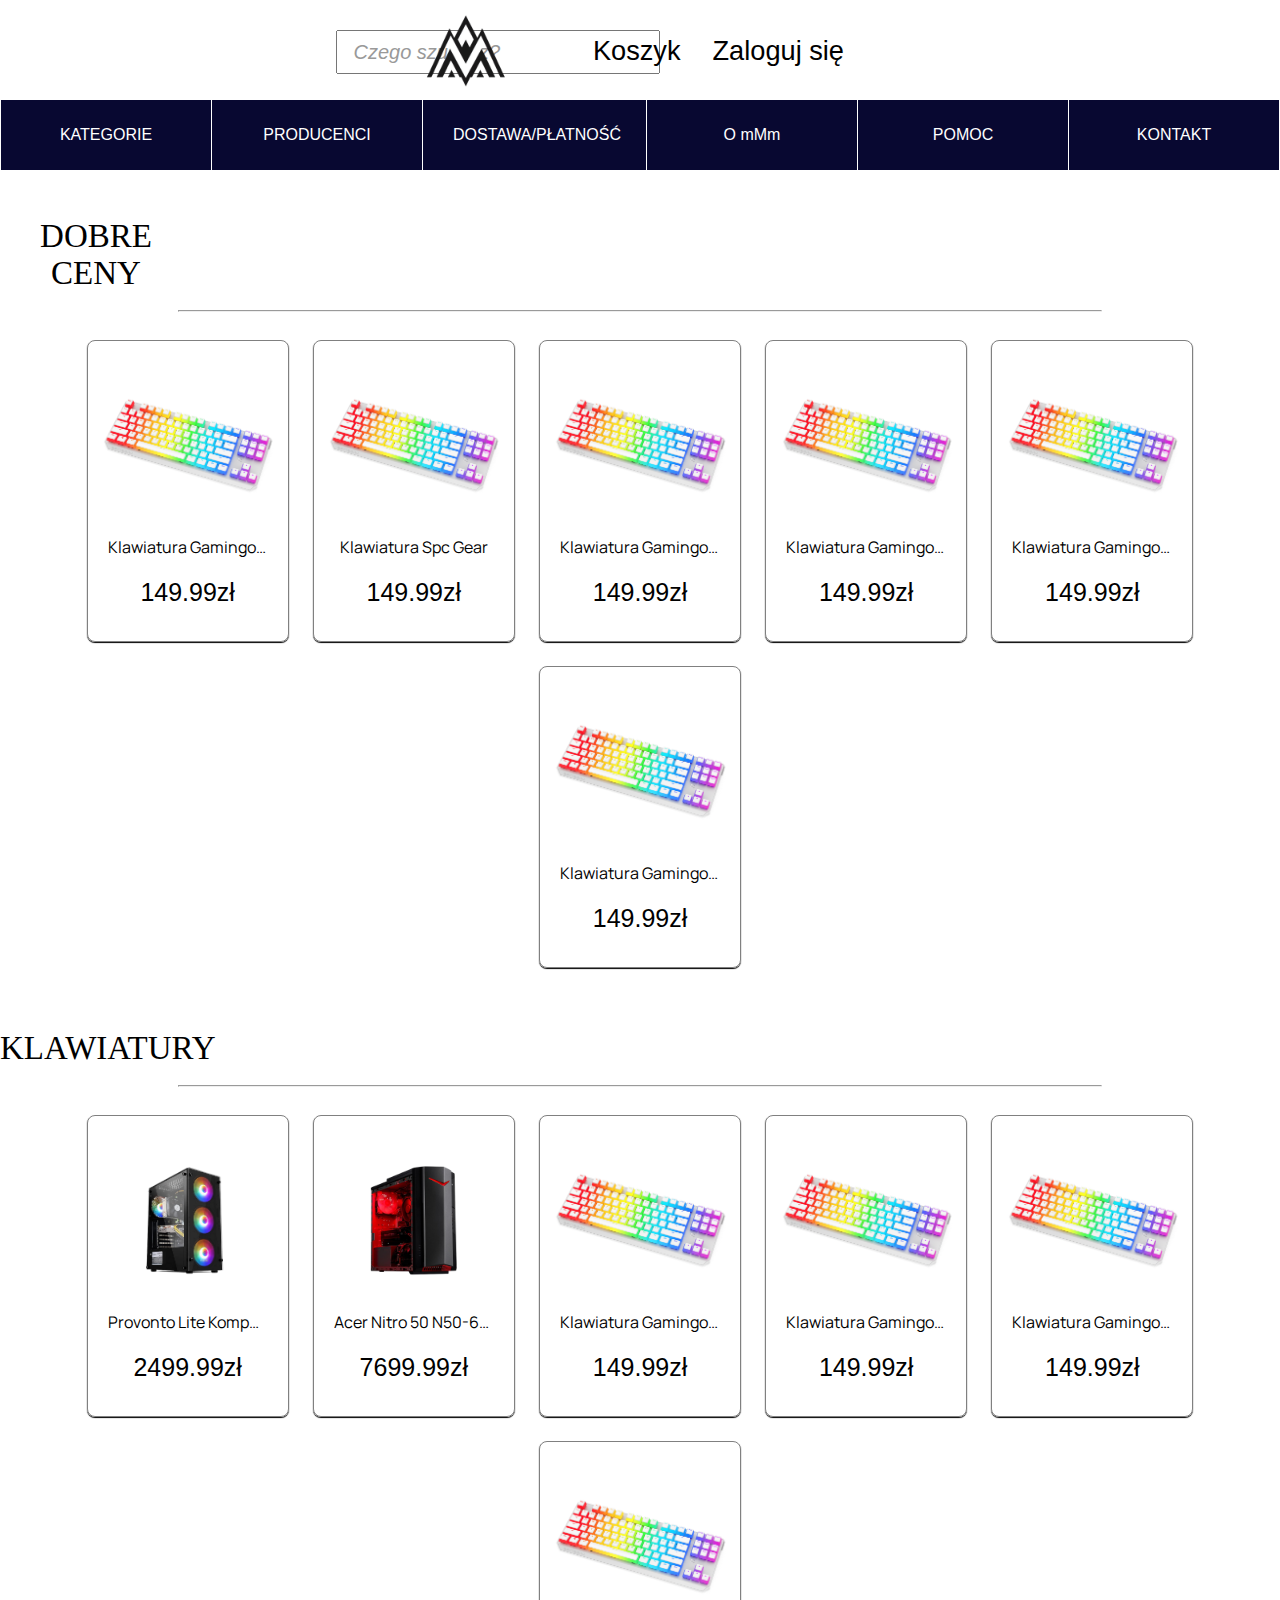
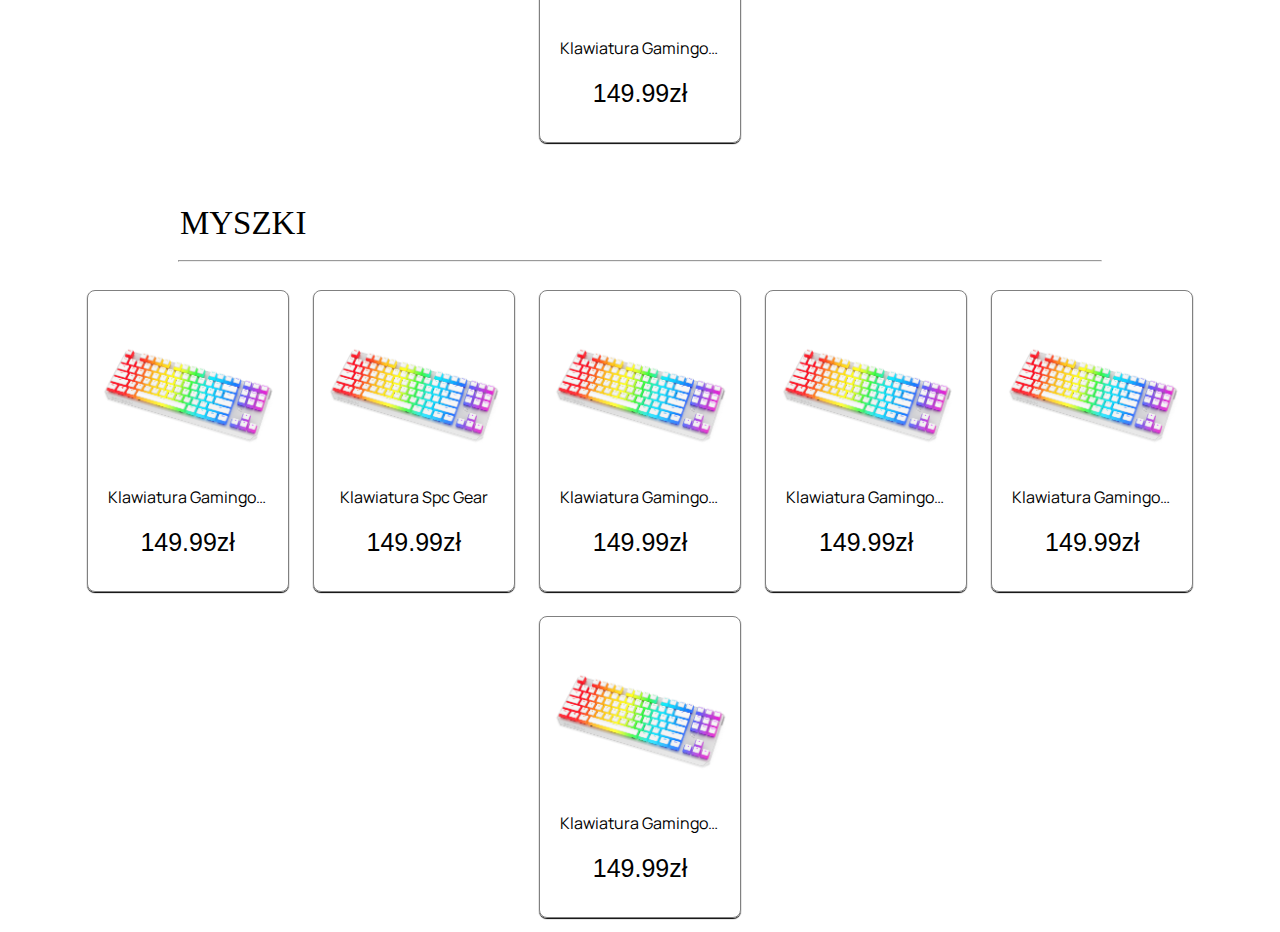
<file: index.html>
<!DOCTYPE html>
<html lang="en">
  <head>
    <meta charset="UTF-8" />
    <meta http-equiv="X-UA-Compatible" content="IE=edge" />
    <meta name="viewport" content="width=device-width, initial-scale=1.0" />
    <title>Document</title>
    <link rel="stylesheet" href="style.css" />
    <link
      rel="stylesheet"
      href="https://cdnjs.cloudflare.com/ajax/libs/font-awesome/6.4.2/css/all.min.css"
      integrity="sha512-z3gLpd7yknf1YoNbCzqRKc4qyor8gaKU1qmn+CShxbuBusANI9QpRohGBreCFkKxLhei6S9CQXFEbbKuqLg0DA=="
      crossorigin="anonymous"
      referrerpolicy="no-referrer"
    />
  </head>
  <body class="body">
    <header>
      <a href="index.html">
        <img src="logo.png" alt="" id="logo--top" onclick="" />
      </a>
      <input type="text" name="" id="search" placeholder="Czego szukasz?" />
      <!---------------Login ----------->
      <div class="login-container">
        <a
          href="Zalogujsie.html"
          class="login-button"
          style="text-decoration: none"
          >Zaloguj się</a
        >
        <div class="login-panel">
          <form>
            <input
              type="text"
              name="Login"
              id="emaillogin"
              placeholder="Email"
              class="login-inputs"
            />
            <input
              type="text"
              name="hasloo"
              id="temat1"
              placeholder="Hasło"
              class="login-inputs"
            />
            <input
              type="button"
              value="ZALOGUJ SIE"
              id="login--button"
              onclick="zalogujsie()"
            />
            <!----------Linki Login ------->
            <a
              href="http://https://sklep.kfd.pl/odzyskiwanie-hasla"
              target="_blank"
              rel="noopener noreferrer"
              id="Login--links"
              >Zapomniałeś hasła?</a
            ><br id="spacja" />
            <a
              href="http://https://sklep.kfd.pl/odzyskiwanie-hasla"
              target="_blank"
              rel="noopener noreferrer"
              id="Login--links"
              >Brak Konta?</a
            >
          </form>
        </div>
        <div class="login-panel1">
          <form>
            <a href="Profil/profil.html" class="otherbuttons asdar">
              <div id="przycisk">Profil</div>
            </a>
            <hr class="hrprofile" />
            <a href="Profil/koszyk.html" class="otherbuttons asdar">
              <div id="przycisk1">Koszyk</div>
            </a>
            <hr class="hrprofile" />
            <a href="Profil/ustawienia.html" class="otherbuttons asdar">
              <div id="przycisk2">Ustawienia</div>
            </a>
            <hr class="hrprofile" />
            <button onclick="wyloguj()" class="wyloguj">Wyloguj Sie</button>
          </form>
        </div>
      </div>
      <div class="koszyk-container">
        <a id="koszyk" class="login-button">Koszyk</a>
        <div class="koszyk-panel">
          <p id="koszyk1" class="kosz"></p>
          <p id="koszyk2" class="kosz"></p>
          <p id="koszyk3" class="kosz"></p>
          <p id="koszyk4" class="kosz"></p>
          <p id="koszyk5" class="kosz"></p>
          <p id="koszyk6" class="kosz"></p>
          <button id="koszykbutt" class="buttkoszyk2">DO KASY</button>
          <button
            id="koszykbuttleft"
            onclick="usunkoszyk()"
            class="buttkoszyk2"
          >
            <i class="fa-regular fa-trash-can fa-lg"></i>
          </button>
        </div>
      </div>
      <!------------Koniec Login--------------->
    </header>
    <!--------Lower Header--------->
    <!-------Zrobic zeby a wypełniało całego spana-->
    <div class="lower--header">
      <span class="a--hover" href="Kategorie/kategorie.html">
        <a href="Kategorie/kategorie.html" class="a--header--lower"
          >KATEGORIE
          <i class="fa-solid fa-caret-down" style="color: #ffffff"></i
        ></a>
        <div class="subcategory">
          <div class="kategorie">
            <a href="Kategorie/klawiatury.html" id="subcategory--a"
              >Klawiatury
              <i
                class="fa-solid fa-chevron-right"
                style="
                  color: #636363;
                  font-size: 10px;
                  vertical-align: middle;
                  margin-bottom: 4px;
                "
              ></i>
            </a>
            <br /><br />

            <a
              class="a--kategorie"
              href="Kategorie/myszki.html"
              id="subcategory--a"
              >Myszki
              <i
                class="fa-solid fa-chevron-right"
                style="
                  color: #636363;
                  font-size: 10px;
                  vertical-align: middle;
                  margin-bottom: 4px;
                "
              ></i>
            </a>
            <br /><br />
            <a
              class="a--kategorie"
              href="Kategorie/komputery.html"
              id="subcategory--a"
              >Komputery
              <i
                class="fa-solid fa-chevron-right"
                style="
                  color: #636363;
                  font-size: 10px;
                  vertical-align: middle;
                  margin-bottom: 4px;
                "
              ></i>
            </a>
            <br /><br />
            <a
              class="a--kategorie"
              href="Kategorie/monitory.html"
              id="subcategory--a"
              >Monitory
              <i
                class="fa-solid fa-chevron-right"
                style="
                  color: #636363;
                  font-size: 10px;
                  vertical-align: middle;
                  margin-bottom: 4px;
                "
              ></i>
            </a>
            <br /><br />
            <a class="a--kategorie" id="subcategory--a"
              >Podkategoria 5
              <i
                class="fa-solid fa-chevron-right"
                style="
                  color: #636363;
                  font-size: 10px;
                  vertical-align: middle;
                  margin-bottom: 4px;
                "
              ></i>
            </a>
            <br /><br />
            <a class="a--kategorie" id="subcategory--a"
              >Podkategoria 6
              <i
                class="fa-solid fa-chevron-right"
                style="
                  color: #636363;
                  font-size: 10px;
                  vertical-align: middle;
                  margin-bottom: 4px;
                "
              ></i>
            </a>
          </div>
        </div>
      </span>
      <span class="a--hover" href="#">
        <a href="http://" class="a--header--lower"
          >PRODUCENCI
          <i class="fa-solid fa-caret-down" style="color: #ffffff"></i
        ></a>

        <div class="subcategory">
          <p>Spc Gear</p>
          <p>Genesis</p>
          <p>Lenovo</p>
          <p>Msi</p>
          <p>Koorui</p>
          <p>CarOK</p>
        </div>
      </span>
      <a class="a--hover" href="dostawaiplatonosc.html">
        <i class="fa-solid fa-truck" style="color: #ffffff"></i>
        DOSTAWA/PŁATNOŚĆ
      </a>
      <a class="a--hover" href="OmMm.html">
        <i class="fa-solid fa-heart" style="color: #ffffff"></i> O mMm
      </a>
      <a class="a--hover" href="regulamin.html">
        <i class="fa-regular fa-circle-question"></i> POMOC
      </a>

      <a class="a--hover" href="kontakt.html">
        <i class="fa-solid fa-envelope" style="color: #ffffff"></i> KONTAKT
      </a>
    </div>
    <script src="script.js"></script>
    <div class="main">
      <p class="naglowek-main">DOBRE CENY</p>
      <br />
      <hr />
      <br />
      <div class="item--dobre">
        <a href="DobreCeny1.html" class="item--dobre--link" rel="noopener noreferrer">
        <img src="klawiatura.png" class="zdjecia-main" /><br />
        <p class="nazwa-itemy">Klawiatura Gamingowa Spc Gear</p>
        <p class="cena">149.99zł</p>
      </div>
</a>

      <div class="item--dobre">
        <a href="http://a" target="_blank"class="item--dobre--link" rel="noopener noreferrer">
        <img src="klawiatura.png" class="zdjecia-main" /><br />
        <p class="nazwa-itemy">Klawiatura Spc Gear</p>
        <p class="cena">149.99zł</p>
      </div>
</a>

      <div class="item--dobre">
        <a href="http://a" target="_blank"class="item--dobre--link" rel="noopener noreferrer">
        <img src="klawiatura.png" class="zdjecia-main" /><br />
        <p class="nazwa-itemy">Klawiatura Gamingowa Spc Gear</p>
        <p class="cena">149.99zł</p>
      </div>
    </a>

      <div class="item--dobre">
        <a href="http://a" target="_blank"class="item--dobre--link" rel="noopener noreferrer">
        <img src="klawiatura.png" class="zdjecia-main" /><br />
        <p class="nazwa-itemy">Klawiatura Gamingowa Spc Gear</p>
        <p class="cena">149.99zł</p>
      </div>
</a>

      <div class="item--dobre">
        <a href="http://a" target="_blank"class="item--dobre--link" rel="noopener noreferrer">
        <img src="klawiatura.png" class="zdjecia-main" /><br />
        <p class="nazwa-itemy">Klawiatura Gamingowa Spc Gear</p>
        <p class="cena">149.99zł</p>
      </div>
</a>
      <div class="item--dobre">
        <a href="http://a" target="_blank"class="item--dobre--link" rel="noopener noreferrer">
        <img src="klawiatura.png" class="zdjecia-main" /><br />
        <p class="nazwa-itemy">Klawiatura Gamingowa Spc Gear</p>
        <p class="cena">149.99zł</p>
      </div>
    </a>
    <br>
    <!----------------------Klawiatury--------------------------->
    <p class="naglowek-main naglowek--bottom">KLAWIATURY</p>
      <br />
      <hr />
      <br />
      <div class="item--dobre">
        <a href="http://a" target="_blank"class="item--dobre--link" rel="noopener noreferrer">
        <img src="komputer.png" class="zdjecia-main" /><br />
        <p class="nazwa-itemy">Provonto Lite Komputer Gamingowy [Intel Xeon E5-2650 v4, AMD Radeon RX 580 8GB, 16 GB pamięci RAM, 512 GB SSD] Windows 10 Pro PC stacjonarny Gamer Stały Zmontowany Pełny Ekonomiczny </p>
        <p class="cena">2499.99zł</p>
      </div>
</a>

      <div class="item--dobre">
        <a href="http://a" target="_blank"class="item--dobre--link" rel="noopener noreferrer">
        <img src="komputer2.png" class="zdjecia-main" /><br />
        <p class="nazwa-itemy">Acer Nitro 50 N50-640 Komputer stacjonarny do gier (Intel Core i5-12400, 4,40 GHz, 16 GB RAM, 512 GB SSD, NVIDIA GeForce RTX 3060, Free DOS, Wi-Fi, HDMI) - PC Gaming Czarny</p>
        <p class="cena">7699.99zł</p>
      </div>
</a>

      <div class="item--dobre">
        <a href="http://a" target="_blank"class="item--dobre--link" rel="noopener noreferrer">
        <img src="klawiatura.png" class="zdjecia-main" /><br />
        <p class="nazwa-itemy">Klawiatura Gamingowa Spc Gear</p>
        <p class="cena">149.99zł</p>
      </div>
    </a>

      <div class="item--dobre">
        <a href="http://a" target="_blank"class="item--dobre--link" rel="noopener noreferrer">
        <img src="klawiatura.png" class="zdjecia-main" /><br />
        <p class="nazwa-itemy">Klawiatura Gamingowa Spc Gear</p>
        <p class="cena">149.99zł</p>
      </div>
</a>

      <div class="item--dobre">
        <a href="http://a" target="_blank"class="item--dobre--link" rel="noopener noreferrer">
        <img src="klawiatura.png" class="zdjecia-main" /><br />
        <p class="nazwa-itemy">Klawiatura Gamingowa Spc Gear</p>
        <p class="cena">149.99zł</p>
      </div>
</a>
      <div class="item--dobre">
        <a href="http://a" target="_blank"class="item--dobre--link" rel="noopener noreferrer">
        <img src="klawiatura.png" class="zdjecia-main" /><br />
        <p class="nazwa-itemy">Klawiatura Gamingowa Spc Gear</p>
        <p class="cena">149.99zł</p>
      </div>
    </a>
    <!---------------------Myszki---------------------->
    <p class="naglowek-main naglowek--bottom1">MYSZKI</p>
      <br />
      <hr />
      <br />
      <div class="item--dobre">
        <a href="http://a" target="_blank"class="item--dobre--link" rel="noopener noreferrer">
        <img src="klawiatura.png" class="zdjecia-main" /><br />
        <p class="nazwa-itemy">Klawiatura Gamingowa Spc Gear</p>
        <p class="cena">149.99zł</p>
      </div>
</a>

      <div class="item--dobre">
        <a href="http://a" target="_blank"class="item--dobre--link" rel="noopener noreferrer">
        <img src="klawiatura.png" class="zdjecia-main" /><br />
        <p class="nazwa-itemy">Klawiatura Spc Gear</p>
        <p class="cena">149.99zł</p>
      </div>
</a>

      <div class="item--dobre">
        <a href="http://a" target="_blank"class="item--dobre--link" rel="noopener noreferrer">
        <img src="klawiatura.png" class="zdjecia-main" /><br />
        <p class="nazwa-itemy">Klawiatura Gamingowa Spc Gear</p>
        <p class="cena">149.99zł</p>
      </div>
    </a>

      <div class="item--dobre">
        <a href="http://a" target="_blank"class="item--dobre--link" rel="noopener noreferrer">
        <img src="klawiatura.png" class="zdjecia-main" /><br />
        <p class="nazwa-itemy">Klawiatura Gamingowa Spc Gear</p>
        <p class="cena">149.99zł</p>
      </div>
</a>

      <div class="item--dobre">
        <a href="http://a" target="_blank"class="item--dobre--link" rel="noopener noreferrer">
        <img src="klawiatura.png" class="zdjecia-main" /><br />
        <p class="nazwa-itemy">Klawiatura Gamingowa Spc Gear</p>
        <p class="cena">149.99zł</p>
      </div>
</a>
      <div class="item--dobre">
        <a href="http://a" target="_blank"class="item--dobre--link" rel="noopener noreferrer">
        <img src="klawiatura.png" class="zdjecia-main" /><br />
        <p class="nazwa-itemy">Klawiatura Gamingowa Spc Gear</p>
        <p class="cena">149.99zł</p>
      </div>
    </a>
    </div>
  </body>
</html>
<!-------Dokonczyc paddingi w kategoriach----------------->
</file>
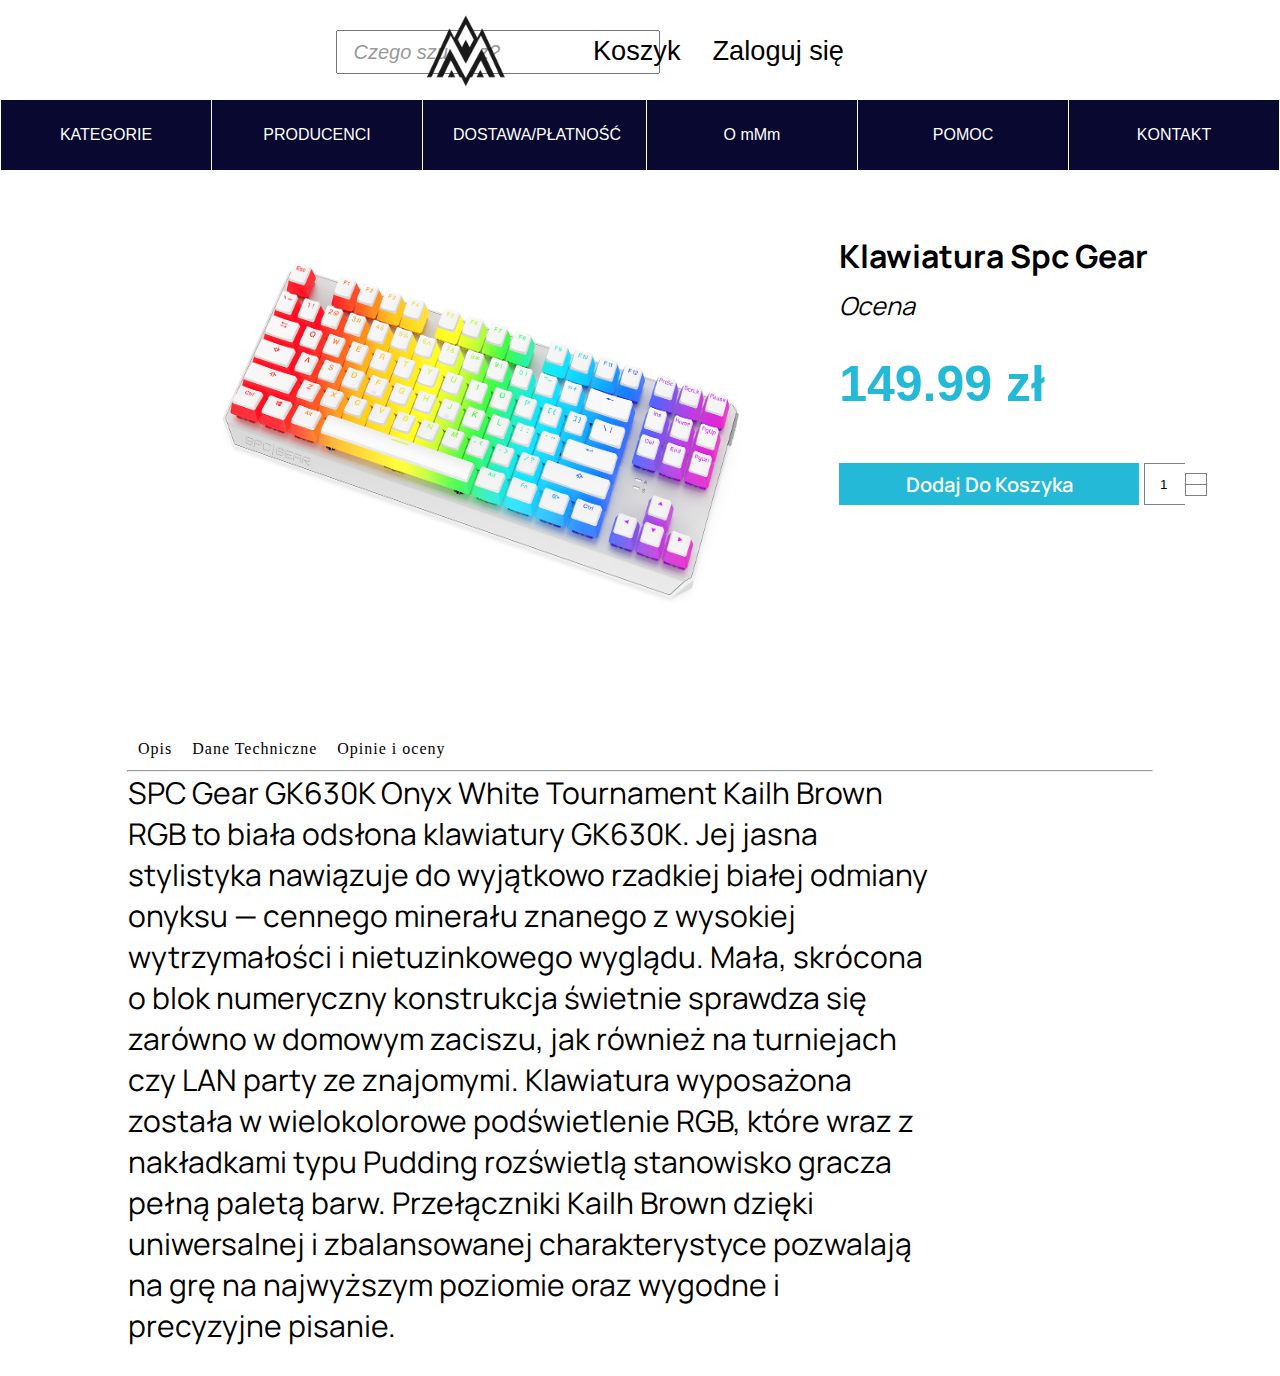
<file: DobreCeny1.html>
<!DOCTYPE html>
<html lang="en">
  <head>
    <meta charset="UTF-8" />
    <meta http-equiv="X-UA-Compatible" content="IE=edge" />
    <meta name="viewport" content="width=device-width, initial-scale=1.0" />
    <title>Document</title>
    <link rel="stylesheet" href="style.css" />
    <link
      rel="stylesheet"
      href="https://cdnjs.cloudflare.com/ajax/libs/font-awesome/6.4.2/css/all.min.css"
      integrity="sha512-z3gLpd7yknf1YoNbCzqRKc4qyor8gaKU1qmn+CShxbuBusANI9QpRohGBreCFkKxLhei6S9CQXFEbbKuqLg0DA=="
      crossorigin="anonymous"
      referrerpolicy="no-referrer"
    />
  </head>
  <body class="body">
    <header>
      <a href="index.html">
        <img src="logo.png" alt="" id="logo--top" onclick="" />
      </a>
      <input type="text" name="" id="search" placeholder="Czego szukasz?" />
      <!---------------Login ----------->
      <div class="login-container">
        <a
          href="Zalogujsie.html"
          class="login-button"
          style="text-decoration: none"
          >Zaloguj się</a
        >
        <div class="login-panel">
          <form>
            <input
              type="text"
              name="Login"
              id="emaillogin"
              placeholder="Email"
              class="login-inputs"
            />
            <input
              type="text"
              name="hasloo"
              id="temat1"
              placeholder="Hasło"
              class="login-inputs"
            />
            <input
              type="button"
              value="ZALOGUJ SIE"
              id="login--button"
              onclick="zalogujsie()"
            />
            <!----------Linki Login ------->
            <a
              href="http://https://sklep.kfd.pl/odzyskiwanie-hasla"
              target="_blank"
              rel="noopener noreferrer"
              id="Login--links"
              >Zapomniałeś hasła?</a
            ><br id="spacja" />
            <a
              href="http://https://sklep.kfd.pl/odzyskiwanie-hasla"
              target="_blank"
              rel="noopener noreferrer"
              id="Login--links"
              >Brak Konta?</a
            >
          </form>
        </div>
        <div class="login-panel1">
          <form>
            <a href="Profil/profil.html" class="otherbuttons asdar">
              <div id="przycisk">Profil</div>
            </a>
            <hr class="hrprofile" />
            <a href="Profil/koszyk.html" class="otherbuttons asdar">
              <div id="przycisk1">Koszyk</div>
            </a>
            <hr class="hrprofile" />
            <a href="Profil/ustawienia.html" class="otherbuttons asdar">
              <div id="przycisk2">Ustawienia</div>
            </a>
            <hr class="hrprofile" />
            <button onclick="wyloguj()" class="wyloguj">Wyloguj Sie</button>
          </form>
        </div>
      </div>
      <div class="koszyk-container">
        <a id="koszyk" class="login-button">Koszyk</a>
        <div class="koszyk-panel">
          <p id="koszyk1" class="kosz"></p>
          <p id="koszyk2" class="kosz"></p>
          <p id="koszyk3" class="kosz"></p>
          <p id="koszyk4" class="kosz"></p>
          <p id="koszyk5" class="kosz"></p>
          <p id="koszyk6" class="kosz"></p>
          <button id="koszykbutt" class="buttkoszyk2">DO KASY</button>
          <button
            id="koszykbuttleft"
            onclick="usunkoszyk()"
            class="buttkoszyk2"
          >
            <i class="fa-regular fa-trash-can fa-lg"></i>
          </button>
        </div>
      </div>
      <!------------Koniec Login--------------->
    </header>
    <!--------Lower Header--------->
    <!-------Zrobic zeby a wypełniało całego spana-->
    <div class="lower--header">
      <span class="a--hover" href="Kategorie/kategorie.html">
        <a href="Kategorie/kategorie.html" class="a--header--lower"
          >KATEGORIE
          <i class="fa-solid fa-caret-down" style="color: #ffffff"></i
        ></a>
        <div class="subcategory">
          <div class="kategorie">
            <a href="Kategorie/klawiatury.html" id="subcategory--a"
              >Klawiatury
              <i
                class="fa-solid fa-chevron-right"
                style="
                  color: #636363;
                  font-size: 10px;
                  vertical-align: middle;
                  margin-bottom: 4px;
                "
              ></i>
            </a>
            <br /><br />

            <a
              class="a--kategorie"
              href="Kategorie/myszki.html"
              id="subcategory--a"
              >Myszki
              <i
                class="fa-solid fa-chevron-right"
                style="
                  color: #636363;
                  font-size: 10px;
                  vertical-align: middle;
                  margin-bottom: 4px;
                "
              ></i>
            </a>
            <br /><br />
            <a
              class="a--kategorie"
              href="Kategorie/komputery.html"
              id="subcategory--a"
              >Komputery
              <i
                class="fa-solid fa-chevron-right"
                style="
                  color: #636363;
                  font-size: 10px;
                  vertical-align: middle;
                  margin-bottom: 4px;
                "
              ></i>
            </a>
            <br /><br />
            <a
              class="a--kategorie"
              href="Kategorie/monitory.html"
              id="subcategory--a"
              >Monitory
              <i
                class="fa-solid fa-chevron-right"
                style="
                  color: #636363;
                  font-size: 10px;
                  vertical-align: middle;
                  margin-bottom: 4px;
                "
              ></i>
            </a>
            <br /><br />
            <a class="a--kategorie" id="subcategory--a"
              >Podkategoria 5
              <i
                class="fa-solid fa-chevron-right"
                style="
                  color: #636363;
                  font-size: 10px;
                  vertical-align: middle;
                  margin-bottom: 4px;
                "
              ></i>
            </a>
            <br /><br />
            <a class="a--kategorie" id="subcategory--a"
              >Podkategoria 6
              <i
                class="fa-solid fa-chevron-right"
                style="
                  color: #636363;
                  font-size: 10px;
                  vertical-align: middle;
                  margin-bottom: 4px;
                "
              ></i>
            </a>
          </div>
        </div>
      </span>
      <span class="a--hover" href="#">
        <a href="http://" class="a--header--lower"
          >PRODUCENCI
          <i class="fa-solid fa-caret-down" style="color: #ffffff"></i
        ></a>

        <div class="subcategory">
          <p>Spc Gear</p>
          <p>Genesis</p>
          <p>Lenovo</p>
          <p>Msi</p>
          <p>Koorui</p>
          <p>CarOK</p>
        </div>
      </span>
      <a class="a--hover" href="dostawaiplatonosc.html">
        <i class="fa-solid fa-truck" style="color: #ffffff"></i>
        DOSTAWA/PŁATNOŚĆ
      </a>
      <a class="a--hover" href="OmMm.html">
        <i class="fa-solid fa-heart" style="color: #ffffff"></i> O mMm
      </a>
      <a class="a--hover" href="regulamin.html">
        <i class="fa-regular fa-circle-question"></i> POMOC
      </a>

      <a class="a--hover" href="kontakt.html">
        <i class="fa-solid fa-envelope" style="color: #ffffff"></i> KONTAKT
      </a>
    </div>
    <div class="container">
      <div class="half1">
        <div class="box--zdjecie">
          <img src="klawiatura.png" alt="" class="zdjecie-podstrona" />
        </div>
      </div>
      <div class="half">
        <div class="opis">
          <h1 class="naglowek--podstrona">Klawiatura Spc Gear</h1>
          <p class="Ocena--podstrona">
            <i> Ocena </i><i class="fa-solid fa-star"></i
            ><i class="fa-solid fa-star"></i><i class="fa-solid fa-star"></i
            ><i class="fa-solid fa-star"></i
            ><i class="fa-regular fa-star-half-stroke"></i>
          </p>
          <br />
          <h1 class="naglowek--cena" id="cena">149.99 zł</h1>
          <div class="quantity-control">
            <input
              type="button"
              value="Dodaj Do Koszyka"
              class="button--podstrona1"
              onclick="DodajDoKoszyka()"
            />
            <input
              class="quantity-input"
              type="number"
              min="1"
              max="100"
              value="1"
              readonly
              id="quantity-inputt"
            />
            <div class="button-container">
              <button class="increase-button" onclick="increase()">
                <i class="fa-solid fa-caret-up"></i>
              </button>
              <button class="decrease-button" onclick="decrease()">
                <i class="fa-solid fa-caret-down"></i>
              </button>
            </div>
          </div>
        </div>
      </div>
    </div>
    <div class="footer">
      <p onclick="changeText(0)" class="change">Opis</p>
      <p onclick="displayTable()" class="change">Dane Techniczne</p>
      <p onclick="changeText(2)" class="change">Opinie i oceny</p>
    </div>

    <hr class="hr-footer" />
    <div class="lower--footer">
      <div id="content">
        <span class="content--footer">
          SPC Gear GK630K Onyx White Tournament Kailh Brown RGB to biała odsłona
          klawiatury GK630K. Jej jasna stylistyka nawiązuje do wyjątkowo
          rzadkiej białej odmiany onyksu — cennego minerału znanego z wysokiej
          wytrzymałości i nietuzinkowego wyglądu. Mała, skrócona o blok
          numeryczny konstrukcja świetnie sprawdza się zarówno w domowym
          zaciszu, jak również na turniejach czy LAN party ze znajomymi.
          Klawiatura wyposażona została w wielokolorowe podświetlenie RGB, które
          wraz z nakładkami typu Pudding rozświetlą stanowisko gracza pełną
          paletą barw. Przełączniki Kailh Brown dzięki uniwersalnej i
          zbalansowanej charakterystyce pozwalają na grę na najwyższym poziomie
          oraz wygodne i precyzyjne pisanie.
        </span>
      </div>
    </div>
    <p id="suma-cen"></p>
    <script src="script.js"></script>
  </body>
</html>
</file>
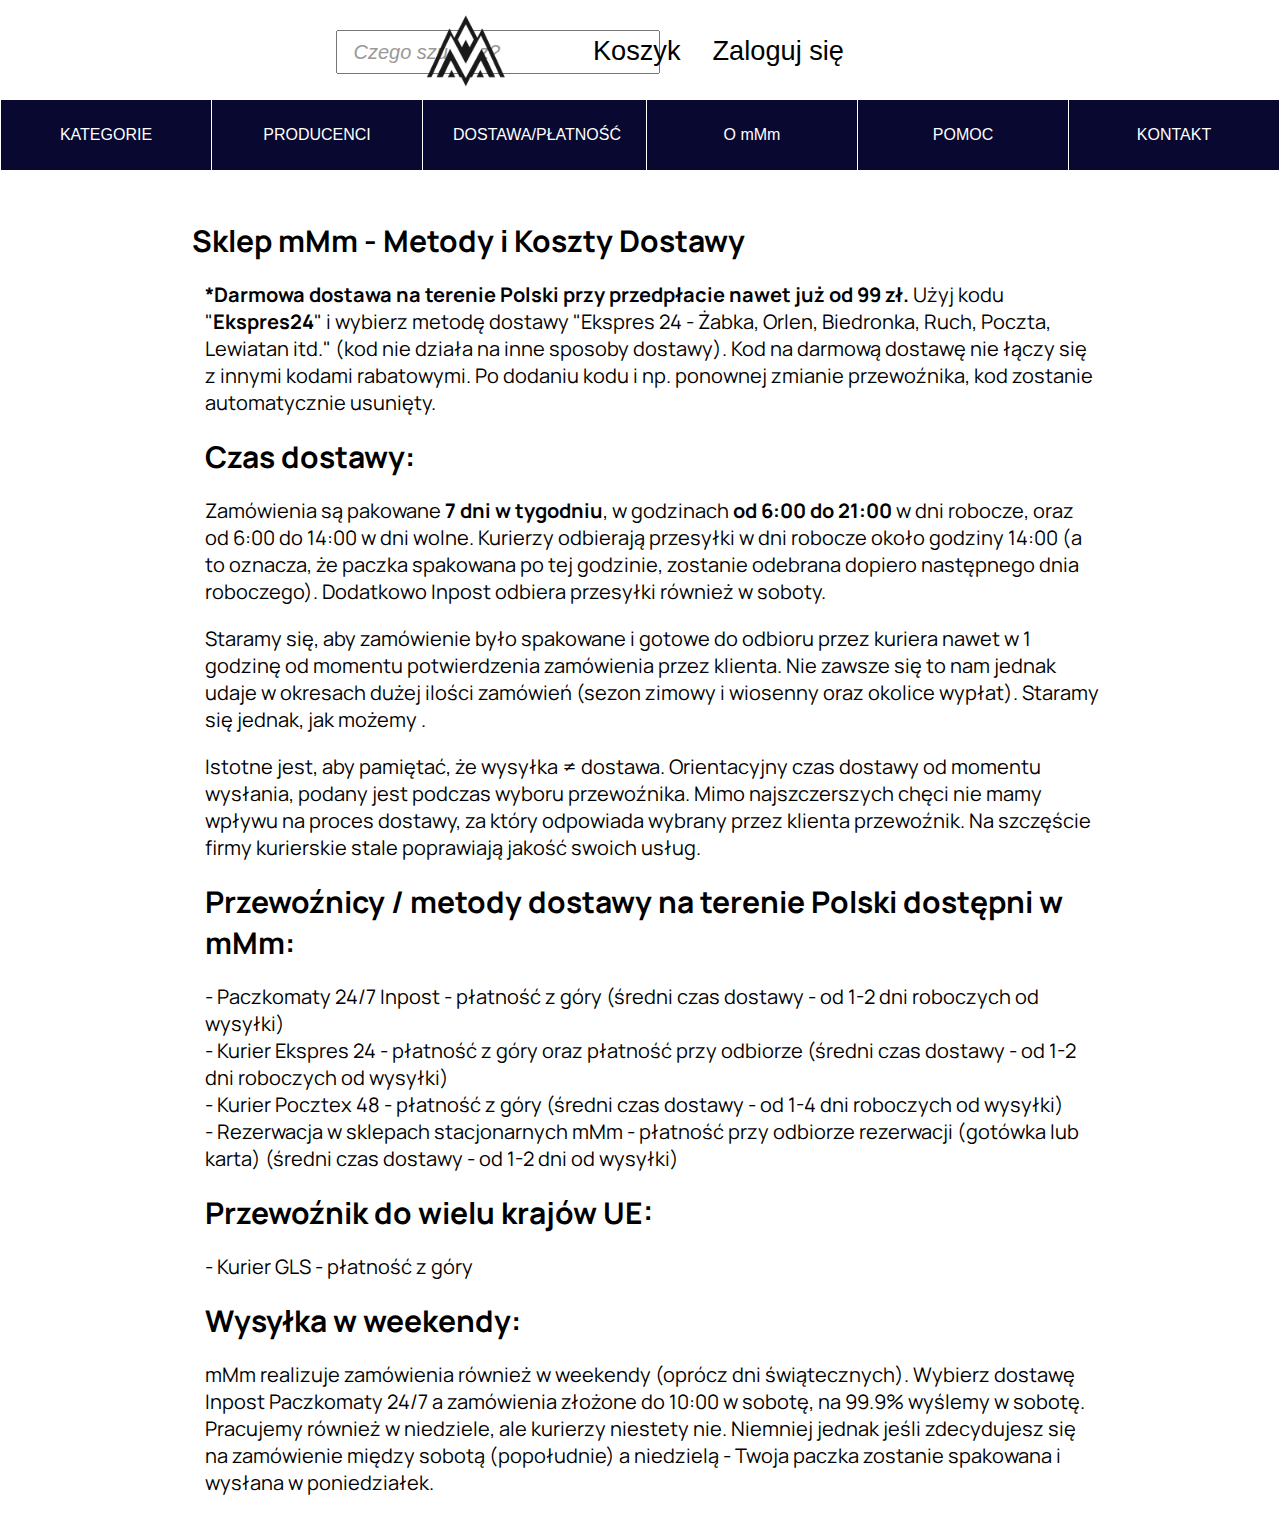
<file: dostawaiplatonosc.html>
<!DOCTYPE html>
<html lang="en">
  <head>
    <meta charset="UTF-8" />
    <meta http-equiv="X-UA-Compatible" content="IE=edge" />
    <meta name="viewport" content="width=device-width, initial-scale=1.0" />
    <title>Document</title>
    <link rel="stylesheet" href="style.css" />
    <link
      rel="stylesheet"
      href="https://cdnjs.cloudflare.com/ajax/libs/font-awesome/6.4.2/css/all.min.css"
      integrity="sha512-z3gLpd7yknf1YoNbCzqRKc4qyor8gaKU1qmn+CShxbuBusANI9QpRohGBreCFkKxLhei6S9CQXFEbbKuqLg0DA=="
      crossorigin="anonymous"
      referrerpolicy="no-referrer"
    />
  </head>
  <body class="body">
    <header>
      <a href="index.html">
        <img src="logo.png" alt="" id="logo--top" onclick="" />
      </a>
      <input type="text" name="" id="search" placeholder="Czego szukasz?" />
      <!---------------Login ----------->
      <div class="login-container">
        <a
          href="Zalogujsie.html"
          class="login-button"
          style="text-decoration: none"
          >Zaloguj się</a
        >
        <div class="login-panel">
          <form>
            <input
              type="text"
              name="Login"
              id="emaillogin"
              placeholder="Email"
              class="login-inputs"
            />
            <input
              type="text"
              name="hasloo"
              id="temat1"
              placeholder="Hasło"
              class="login-inputs"
            />
            <input
              type="button"
              value="ZALOGUJ SIE"
              id="login--button"
              onclick="zalogujsie()"
            />
            <!----------Linki Login ------->
            <a
              href="http://https://sklep.kfd.pl/odzyskiwanie-hasla"
              target="_blank"
              rel="noopener noreferrer"
              id="Login--links"
              >Zapomniałeś hasła?</a
            ><br id="spacja" />
            <a
              href="http://https://sklep.kfd.pl/odzyskiwanie-hasla"
              target="_blank"
              rel="noopener noreferrer"
              id="Login--links"
              >Brak Konta?</a
            >
          </form>
        </div>
        <div class="login-panel1">
          <form>
            <a href="Profil/profil.html" class="otherbuttons asdar">
              <div id="przycisk">Profil</div>
            </a>
            <hr class="hrprofile" />
            <a href="Profil/koszyk.html" class="otherbuttons asdar">
              <div id="przycisk1">Koszyk</div>
            </a>
            <hr class="hrprofile" />
            <a href="Profil/ustawienia.html" class="otherbuttons asdar">
              <div id="przycisk2">Ustawienia</div>
            </a>
            <hr class="hrprofile" />
            <button onclick="wyloguj()" class="wyloguj">Wyloguj Sie</button>
          </form>
        </div>
      </div>
      <div class="koszyk-container">
        <a id="koszyk" class="login-button">Koszyk</a>
        <div class="koszyk-panel">
          <p id="koszyk1" class="kosz"></p>
          <p id="koszyk2" class="kosz"></p>
          <p id="koszyk3" class="kosz"></p>
          <p id="koszyk4" class="kosz"></p>
          <p id="koszyk5" class="kosz"></p>
          <p id="koszyk6" class="kosz"></p>
          <button id="koszykbutt" class="buttkoszyk2">DO KASY</button>
          <button
            id="koszykbuttleft"
            onclick="usunkoszyk()"
            class="buttkoszyk2"
          >
            <i class="fa-regular fa-trash-can fa-lg"></i>
          </button>
        </div>
      </div>
      <!------------Koniec Login--------------->
    </header>
    <!--------Lower Header--------->
    <!-------Zrobic zeby a wypełniało całego spana-->
    <div class="lower--header">
      <span class="a--hover" href="Kategorie/kategorie.html">
        <a href="Kategorie/kategorie.html" class="a--header--lower"
          >KATEGORIE
          <i class="fa-solid fa-caret-down" style="color: #ffffff"></i
        ></a>
        <div class="subcategory">
          <div class="kategorie">
            <a href="Kategorie/klawiatury.html" id="subcategory--a"
              >Klawiatury
              <i
                class="fa-solid fa-chevron-right"
                style="
                  color: #636363;
                  font-size: 10px;
                  vertical-align: middle;
                  margin-bottom: 4px;
                "
              ></i>
            </a>
            <br /><br />

            <a
              class="a--kategorie"
              href="Kategorie/myszki.html"
              id="subcategory--a"
              >Myszki
              <i
                class="fa-solid fa-chevron-right"
                style="
                  color: #636363;
                  font-size: 10px;
                  vertical-align: middle;
                  margin-bottom: 4px;
                "
              ></i>
            </a>
            <br /><br />
            <a
              class="a--kategorie"
              href="Kategorie/komputery.html"
              id="subcategory--a"
              >Komputery
              <i
                class="fa-solid fa-chevron-right"
                style="
                  color: #636363;
                  font-size: 10px;
                  vertical-align: middle;
                  margin-bottom: 4px;
                "
              ></i>
            </a>
            <br /><br />
            <a
              class="a--kategorie"
              href="Kategorie/monitory.html"
              id="subcategory--a"
              >Monitory
              <i
                class="fa-solid fa-chevron-right"
                style="
                  color: #636363;
                  font-size: 10px;
                  vertical-align: middle;
                  margin-bottom: 4px;
                "
              ></i>
            </a>
            <br /><br />
            <a class="a--kategorie" id="subcategory--a"
              >Podkategoria 5
              <i
                class="fa-solid fa-chevron-right"
                style="
                  color: #636363;
                  font-size: 10px;
                  vertical-align: middle;
                  margin-bottom: 4px;
                "
              ></i>
            </a>
            <br /><br />
            <a class="a--kategorie" id="subcategory--a"
              >Podkategoria 6
              <i
                class="fa-solid fa-chevron-right"
                style="
                  color: #636363;
                  font-size: 10px;
                  vertical-align: middle;
                  margin-bottom: 4px;
                "
              ></i>
            </a>
          </div>
        </div>
      </span>
      <span class="a--hover" href="#">
        <a href="http://" class="a--header--lower"
          >PRODUCENCI
          <i class="fa-solid fa-caret-down" style="color: #ffffff"></i
        ></a>

        <div class="subcategory">
          <p>Spc Gear</p>
          <p>Genesis</p>
          <p>Lenovo</p>
          <p>Msi</p>
          <p>Koorui</p>
          <p>CarOK</p>
        </div>
      </span>
      <a class="a--hover" href="dostawaiplatonosc.html">
        <i class="fa-solid fa-truck" style="color: #ffffff"></i>
        DOSTAWA/PŁATNOŚĆ
      </a>
      <a class="a--hover" href="OmMm.html">
        <i class="fa-solid fa-heart" style="color: #ffffff"></i> O mMm
      </a>
      <a class="a--hover" href="regulamin.html">
        <i class="fa-regular fa-circle-question"></i> POMOC
      </a>

      <a class="a--hover" href="kontakt.html">
        <i class="fa-solid fa-envelope" style="color: #ffffff"></i> KONTAKT
      </a>
    </div>
    <h1 class="h1-mmm h1-mmmfirst">Sklep mMm - Metody i Koszty Dostawy</h1>
    <div class="main-mmm">
      <p class="a--mmm">
        <strong
          >*Darmowa dostawa na terenie Polski przy przedpłacie nawet już od 99
          zł.</strong
        >
        Użyj kodu "<strong>Ekspres24</strong>" i wybierz metodę dostawy "Ekspres
        24 - Żabka, Orlen, Biedronka, Ruch, Poczta, Lewiatan itd." (kod nie
        działa na inne sposoby dostawy). Kod na darmową dostawę nie łączy się z
        innymi kodami rabatowymi. Po dodaniu kodu i np. ponownej zmianie
        przewoźnika, kod zostanie automatycznie usunięty.&nbsp;
      </p>
      <h2 class="h1-mmm">Czas dostawy:</h2>
      <p class="a--mmm">
        Zamówienia są pakowane <strong>7 dni w tygodniu</strong>, w godzinach
        <strong>od 6:00 do 21:00</strong> w dni robocze, oraz od 6:00 do 14:00 w
        dni wolne. Kurierzy odbierają przesyłki w dni robocze około godziny
        14:00 (a to oznacza, że paczka spakowana po tej godzinie, zostanie
        odebrana dopiero następnego dnia roboczego). Dodatkowo Inpost odbiera
        przesyłki również w soboty.
      </p>
      <p class="a--mmm">
        Staramy się, aby zamówienie było spakowane i gotowe do odbioru przez
        kuriera nawet w 1 godzinę od momentu potwierdzenia zamówienia przez
        klienta. Nie zawsze się to nam jednak udaje w okresach dużej ilości
        zamówień (sezon zimowy i wiosenny oraz okolice wypłat). Staramy się
        jednak, jak możemy .
      </p>
      <p class="a--mmm">
        Istotne jest, aby pamiętać, że wysyłka ≠ dostawa. Orientacyjny czas
        dostawy od momentu wysłania, podany jest podczas wyboru przewoźnika.
        Mimo najszczerszych chęci nie mamy wpływu na proces dostawy, za który
        odpowiada wybrany przez klienta przewoźnik. Na szczęście firmy
        kurierskie stale poprawiają jakość swoich usług.
      </p>
      <h2 class="h1-mmm">
        Przewoźnicy / metody dostawy na terenie Polski dostępni w mMm:
      </h2>
      <p class="a--mmm">
        - Paczkomaty 24/7 Inpost - płatność z góry (średni czas dostawy - od 1-2
        dni roboczych od wysyłki)<br />- Kurier Ekspres 24 - płatność z góry
        oraz płatność przy odbiorze (średni czas dostawy - od 1-2 dni roboczych
        od wysyłki)<br />- Kurier Pocztex 48 - płatność z góry (średni czas
        dostawy - od 1-4 dni roboczych od wysyłki)<br />- Rezerwacja w sklepach
        stacjonarnych mMm - płatność przy odbiorze rezerwacji (gotówka lub
        karta) (średni czas dostawy - od 1-2 dni od wysyłki)
      </p>
      <h2 class="h1-mmm">Przewoźnik do wielu krajów UE:</h2>
      <p class="a--mmm">- Kurier GLS - płatność z góry</p>
      <h2 class="h1-mmm">Wysyłka w weekendy:</h2>
      <p class="a--mmm">
        mMm realizuje zamówienia również w weekendy (oprócz dni świątecznych).
        Wybierz dostawę Inpost Paczkomaty 24/7 a zamówienia złożone do 10:00 w
        sobotę, na 99.9% wyślemy w sobotę. Pracujemy również w niedziele, ale
        kurierzy niestety nie. Niemniej jednak jeśli zdecydujesz się na
        zamówienie między sobotą (popołudnie) a niedzielą - Twoja paczka
        zostanie spakowana i wysłana w poniedziałek.&nbsp;
      </p>
    </div>
    <script src="script.js"></script>
  </body>
</html>
</file>
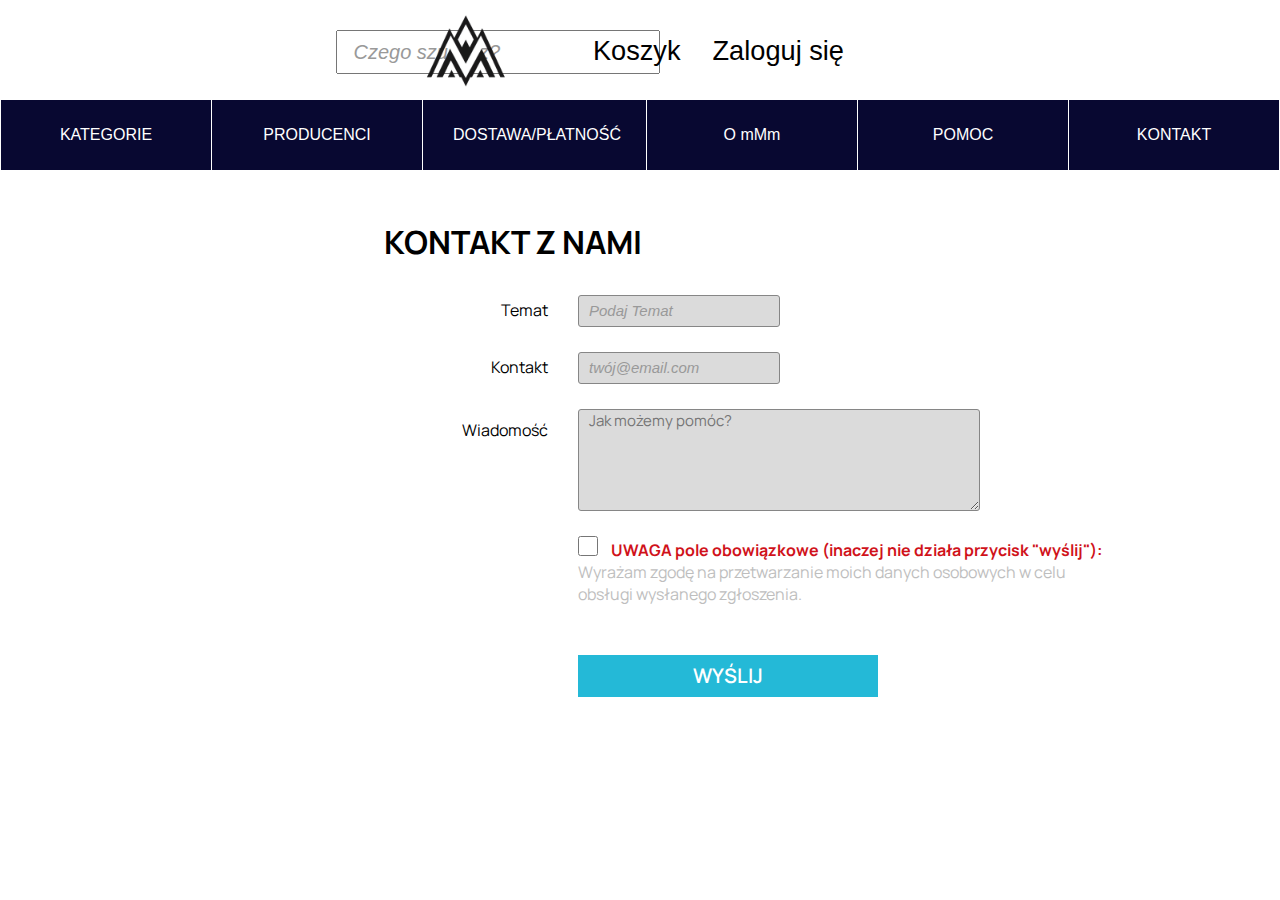
<file: kontakt.html>
<!DOCTYPE html>
<html lang="en">
  <head>
    <meta charset="UTF-8" />
    <meta http-equiv="X-UA-Compatible" content="IE=edge" />
    <meta name="viewport" content="width=device-width, initial-scale=1.0" />
    <title>Document</title>
    <link rel="stylesheet" href="style.css" />
    <link
      rel="stylesheet"
      href="https://cdnjs.cloudflare.com/ajax/libs/font-awesome/6.4.2/css/all.min.css"
      integrity="sha512-z3gLpd7yknf1YoNbCzqRKc4qyor8gaKU1qmn+CShxbuBusANI9QpRohGBreCFkKxLhei6S9CQXFEbbKuqLg0DA=="
      crossorigin="anonymous"
      referrerpolicy="no-referrer"
    />
  </head>
  <body class="body">
    <header>
      <a href="index.html">
        <img src="logo.png" alt="" id="logo--top" onclick="" />
      </a>
      <input type="text" name="" id="search" placeholder="Czego szukasz?" />
      <!---------------Login ----------->
      <div class="login-container">
        <a
          href="Zalogujsie.html"
          class="login-button"
          style="text-decoration: none"
          >Zaloguj się</a
        >
        <div class="login-panel">
          <form>
            <input
              type="text"
              name="Login"
              id="emaillogin"
              placeholder="Email"
              class="login-inputs"
            />
            <input
              type="text"
              name="hasloo"
              id="temat1"
              placeholder="Hasło"
              class="login-inputs"
            />
            <input
              type="button"
              value="ZALOGUJ SIE"
              id="login--button"
              onclick="zalogujsie()"
            />
            <!----------Linki Login ------->
            <a
              href="http://https://sklep.kfd.pl/odzyskiwanie-hasla"
              target="_blank"
              rel="noopener noreferrer"
              id="Login--links"
              >Zapomniałeś hasła?</a
            ><br id="spacja" />
            <a
              href="http://https://sklep.kfd.pl/odzyskiwanie-hasla"
              target="_blank"
              rel="noopener noreferrer"
              id="Login--links"
              >Brak Konta?</a
            >
          </form>
        </div>
        <div class="login-panel1">
          <form>
            <a href="Profil/profil.html" class="otherbuttons asdar">
              <div id="przycisk">Profil</div>
            </a>
            <hr class="hrprofile" />
            <a href="Profil/koszyk.html" class="otherbuttons asdar">
              <div id="przycisk1">Koszyk</div>
            </a>
            <hr class="hrprofile" />
            <a href="Profil/ustawienia.html" class="otherbuttons asdar">
              <div id="przycisk2">Ustawienia</div>
            </a>
            <hr class="hrprofile" />
            <button onclick="wyloguj()" class="wyloguj">Wyloguj Sie</button>
          </form>
        </div>
      </div>
      <div class="koszyk-container">
        <a id="koszyk" class="login-button">Koszyk</a>
        <div class="koszyk-panel">
          <p id="koszyk1" class="kosz"></p>
          <p id="koszyk2" class="kosz"></p>
          <p id="koszyk3" class="kosz"></p>
          <p id="koszyk4" class="kosz"></p>
          <p id="koszyk5" class="kosz"></p>
          <p id="koszyk6" class="kosz"></p>
          <button id="koszykbutt" class="buttkoszyk2">DO KASY</button>
          <button
            id="koszykbuttleft"
            onclick="usunkoszyk()"
            class="buttkoszyk2"
          >
            <i class="fa-regular fa-trash-can fa-lg"></i>
          </button>
        </div>
      </div>
      <!------------Koniec Login--------------->
    </header>
    <!--------Lower Header--------->
    <!-------Zrobic zeby a wypełniało całego spana-->
    <div class="lower--header">
      <span class="a--hover" href="Kategorie/kategorie.html">
        <a href="Kategorie/kategorie.html" class="a--header--lower"
          >KATEGORIE
          <i class="fa-solid fa-caret-down" style="color: #ffffff"></i
        ></a>
        <div class="subcategory">
          <div class="kategorie">
            <a href="Kategorie/klawiatury.html" id="subcategory--a"
              >Klawiatury
              <i
                class="fa-solid fa-chevron-right"
                style="
                  color: #636363;
                  font-size: 10px;
                  vertical-align: middle;
                  margin-bottom: 4px;
                "
              ></i>
            </a>
            <br /><br />

            <a
              class="a--kategorie"
              href="Kategorie/myszki.html"
              id="subcategory--a"
              >Myszki
              <i
                class="fa-solid fa-chevron-right"
                style="
                  color: #636363;
                  font-size: 10px;
                  vertical-align: middle;
                  margin-bottom: 4px;
                "
              ></i>
            </a>
            <br /><br />
            <a
              class="a--kategorie"
              href="Kategorie/komputery.html"
              id="subcategory--a"
              >Komputery
              <i
                class="fa-solid fa-chevron-right"
                style="
                  color: #636363;
                  font-size: 10px;
                  vertical-align: middle;
                  margin-bottom: 4px;
                "
              ></i>
            </a>
            <br /><br />
            <a
              class="a--kategorie"
              href="Kategorie/monitory.html"
              id="subcategory--a"
              >Monitory
              <i
                class="fa-solid fa-chevron-right"
                style="
                  color: #636363;
                  font-size: 10px;
                  vertical-align: middle;
                  margin-bottom: 4px;
                "
              ></i>
            </a>
            <br /><br />
            <a class="a--kategorie" id="subcategory--a"
              >Podkategoria 5
              <i
                class="fa-solid fa-chevron-right"
                style="
                  color: #636363;
                  font-size: 10px;
                  vertical-align: middle;
                  margin-bottom: 4px;
                "
              ></i>
            </a>
            <br /><br />
            <a class="a--kategorie" id="subcategory--a"
              >Podkategoria 6
              <i
                class="fa-solid fa-chevron-right"
                style="
                  color: #636363;
                  font-size: 10px;
                  vertical-align: middle;
                  margin-bottom: 4px;
                "
              ></i>
            </a>
          </div>
        </div>
      </span>
      <span class="a--hover" href="#">
        <a href="http://" class="a--header--lower"
          >PRODUCENCI
          <i class="fa-solid fa-caret-down" style="color: #ffffff"></i
        ></a>

        <div class="subcategory">
          <p>Spc Gear</p>
          <p>Genesis</p>
          <p>Lenovo</p>
          <p>Msi</p>
          <p>Koorui</p>
          <p>CarOK</p>
        </div>
      </span>
      <a class="a--hover" href="dostawaiplatonosc.html">
        <i class="fa-solid fa-truck" style="color: #ffffff"></i>
        DOSTAWA/PŁATNOŚĆ
      </a>
      <a class="a--hover" href="OmMm.html">
        <i class="fa-solid fa-heart" style="color: #ffffff"></i> O mMm
      </a>
      <a class="a--hover" href="regulamin.html">
        <i class="fa-regular fa-circle-question"></i> POMOC
      </a>

      <a class="a--hover" href="kontakt.html">
        <i class="fa-solid fa-envelope" style="color: #ffffff"></i> KONTAKT
      </a>
    </div>
    <h1 class="naglowek-kontakt">KONTAKT Z NAMI</h1>
    <div class="kontakt">
      <label for="temat" class="label-kontakt">Temat</label
      ><input
        type="text"
        name="temat"
        id="temat"
        class="input-kontakt"
        placeholder="Podaj Temat"
      /><div id="braktext" class="braktekstu"></div>

      <label for="email" class="label-kontakt">Kontakt</label
      ><input
        type="email"
        name="email"
        id="email"
        class="input-kontakt"
        placeholder="twój@email.com"
        
      /><div id="brakemail" class="braktekstu"></div>

      <label for="wiadomosc" class="label-kontakt" id="wiadomosc-kontakt">Wiadomość</label
      ><textarea
        name="wiadomosc"
        id="wiadomosc"
        class="input-kontakt"
        placeholder="Jak możemy pomóc?"
        style="
          max-width: 400px;
          width: 400px;
          height: 100px;
          overflow: auto;
          font-family: myfont;
        "
      ></textarea>
      <div id="brakwiadomosc" class="braktekstu"></div>

      <input type="checkbox" name="zgoda1" id="zgoda" />
      <label for="zgoda" class="zgoda"><strong><span style="color:#d0121a;">UWAGA pole obowiązkowe (inaczej nie działa przycisk "wyślij"):</span><br /></strong></strong><p style="max-width: 500px; color: #bebebe;">Wyrażam zgodę na przetwarzanie moich danych osobowych w celu obsługi wysłanego zgłoszenia.</p></label>
        <input type="button" value="WYŚLIJ" class="button--podstrona" onclick="kontakt()">
        <script src="script.js"></script>
    </div>
  </body>
</html>
</file>
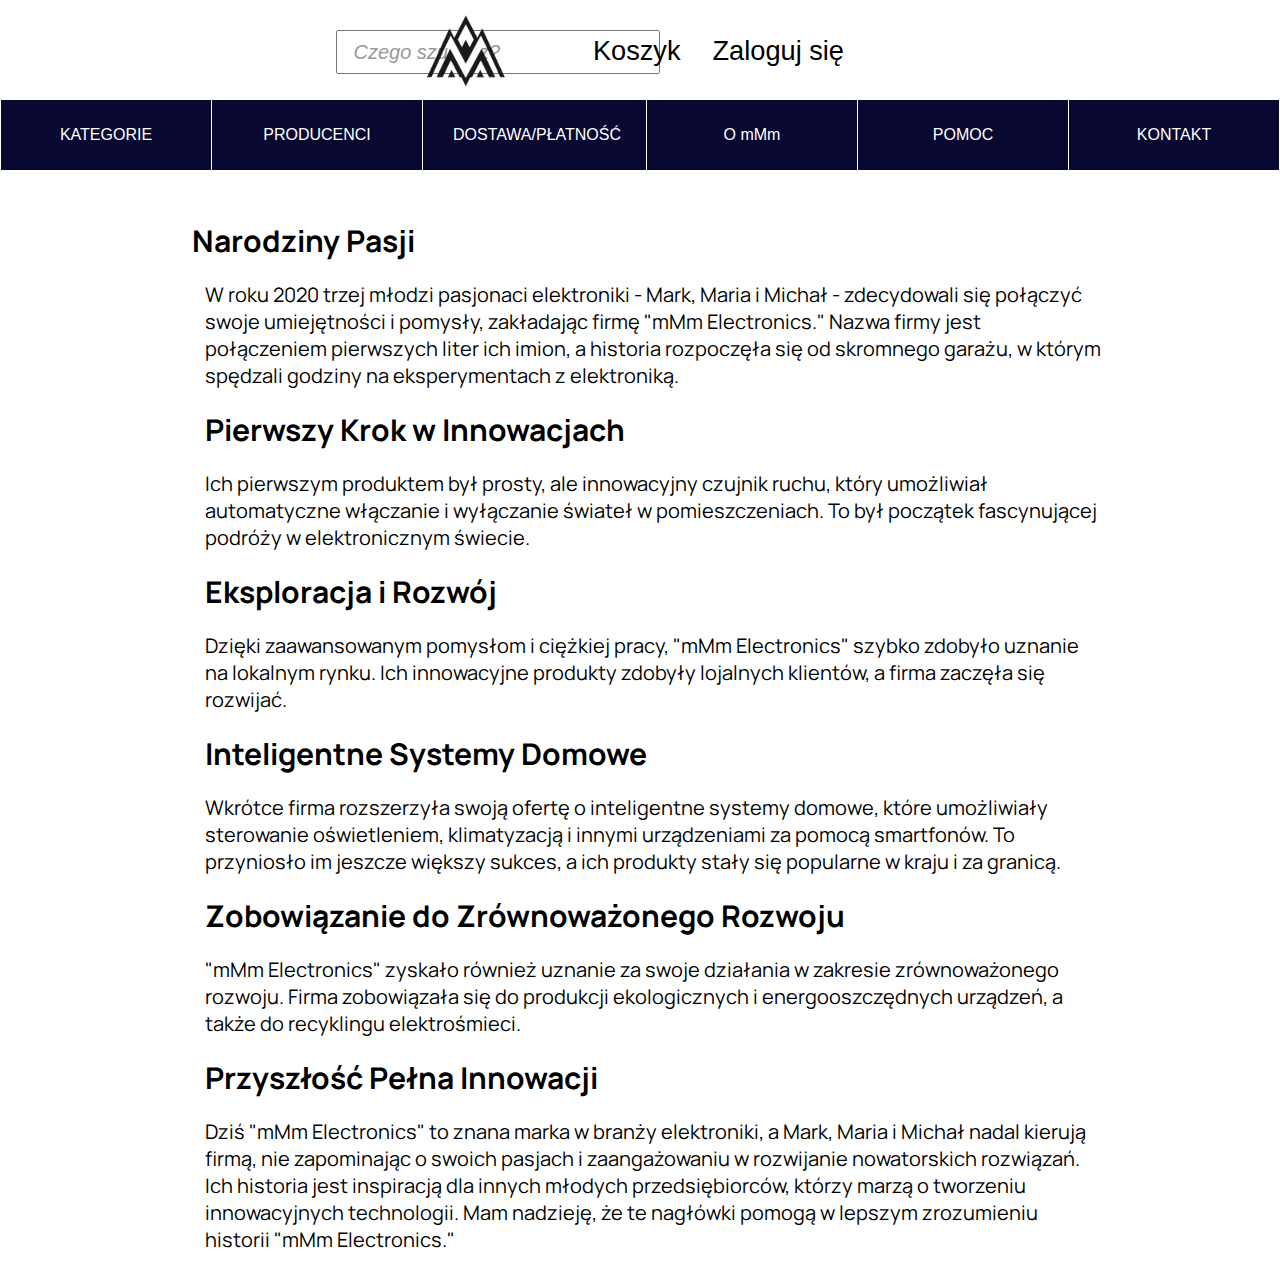
<file: OmMm.html>
<!DOCTYPE html>
<html lang="en">
  <head>
    <meta charset="UTF-8" />
    <meta http-equiv="X-UA-Compatible" content="IE=edge" />
    <meta name="viewport" content="width=device-width, initial-scale=1.0" />
    <title>Document</title>
    <link rel="stylesheet" href="style.css" />
    <link
      rel="stylesheet"
      href="https://cdnjs.cloudflare.com/ajax/libs/font-awesome/6.4.2/css/all.min.css"
      integrity="sha512-z3gLpd7yknf1YoNbCzqRKc4qyor8gaKU1qmn+CShxbuBusANI9QpRohGBreCFkKxLhei6S9CQXFEbbKuqLg0DA=="
      crossorigin="anonymous"
      referrerpolicy="no-referrer"
    />
  </head>
  <body class="body">
    <header>
      <a href="index.html">
        <img src="logo.png" alt="" id="logo--top" onclick="" />
      </a>
      <input type="text" name="" id="search" placeholder="Czego szukasz?" />
      <!---------------Login ----------->
      <div class="login-container">
        <a
          href="Zalogujsie.html"
          class="login-button"
          style="text-decoration: none"
          >Zaloguj się</a
        >
        <div class="login-panel">
          <form>
            <input
              type="text"
              name="Login"
              id="emaillogin"
              placeholder="Email"
              class="login-inputs"
            />
            <input
              type="text"
              name="hasloo"
              id="temat1"
              placeholder="Hasło"
              class="login-inputs"
            />
            <input
              type="button"
              value="ZALOGUJ SIE"
              id="login--button"
              onclick="zalogujsie()"
            />
            <!----------Linki Login ------->
            <a
              href="http://https://sklep.kfd.pl/odzyskiwanie-hasla"
              target="_blank"
              rel="noopener noreferrer"
              id="Login--links"
              >Zapomniałeś hasła?</a
            ><br id="spacja" />
            <a
              href="http://https://sklep.kfd.pl/odzyskiwanie-hasla"
              target="_blank"
              rel="noopener noreferrer"
              id="Login--links"
              >Brak Konta?</a
            >
          </form>
        </div>
        <div class="login-panel1">
          <form>
            <a href="Profil/profil.html" class="otherbuttons asdar">
              <div id="przycisk">Profil</div>
            </a>
            <hr class="hrprofile" />
            <a href="Profil/koszyk.html" class="otherbuttons asdar">
              <div id="przycisk1">Koszyk</div>
            </a>
            <hr class="hrprofile" />
            <a href="Profil/ustawienia.html" class="otherbuttons asdar">
              <div id="przycisk2">Ustawienia</div>
            </a>
            <hr class="hrprofile" />
            <button onclick="wyloguj()" class="wyloguj">Wyloguj Sie</button>
          </form>
        </div>
      </div>
      <div class="koszyk-container">
        <a id="koszyk" class="login-button">Koszyk</a>
        <div class="koszyk-panel">
          <p id="koszyk1" class="kosz"></p>
          <p id="koszyk2" class="kosz"></p>
          <p id="koszyk3" class="kosz"></p>
          <p id="koszyk4" class="kosz"></p>
          <p id="koszyk5" class="kosz"></p>
          <p id="koszyk6" class="kosz"></p>
          <button id="koszykbutt" class="buttkoszyk2">DO KASY</button>
          <button
            id="koszykbuttleft"
            onclick="usunkoszyk()"
            class="buttkoszyk2"
          >
            <i class="fa-regular fa-trash-can fa-lg"></i>
          </button>
        </div>
      </div>
      <!------------Koniec Login--------------->
    </header>
    <!--------Lower Header--------->
    <!-------Zrobic zeby a wypełniało całego spana-->
    <div class="lower--header">
      <span class="a--hover" href="Kategorie/kategorie.html">
        <a href="Kategorie/kategorie.html" class="a--header--lower"
          >KATEGORIE
          <i class="fa-solid fa-caret-down" style="color: #ffffff"></i
        ></a>
        <div class="subcategory">
          <div class="kategorie">
            <a href="Kategorie/klawiatury.html" id="subcategory--a"
              >Klawiatury
              <i
                class="fa-solid fa-chevron-right"
                style="
                  color: #636363;
                  font-size: 10px;
                  vertical-align: middle;
                  margin-bottom: 4px;
                "
              ></i>
            </a>
            <br /><br />

            <a
              class="a--kategorie"
              href="Kategorie/myszki.html"
              id="subcategory--a"
              >Myszki
              <i
                class="fa-solid fa-chevron-right"
                style="
                  color: #636363;
                  font-size: 10px;
                  vertical-align: middle;
                  margin-bottom: 4px;
                "
              ></i>
            </a>
            <br /><br />
            <a
              class="a--kategorie"
              href="Kategorie/komputery.html"
              id="subcategory--a"
              >Komputery
              <i
                class="fa-solid fa-chevron-right"
                style="
                  color: #636363;
                  font-size: 10px;
                  vertical-align: middle;
                  margin-bottom: 4px;
                "
              ></i>
            </a>
            <br /><br />
            <a
              class="a--kategorie"
              href="Kategorie/monitory.html"
              id="subcategory--a"
              >Monitory
              <i
                class="fa-solid fa-chevron-right"
                style="
                  color: #636363;
                  font-size: 10px;
                  vertical-align: middle;
                  margin-bottom: 4px;
                "
              ></i>
            </a>
            <br /><br />
            <a class="a--kategorie" id="subcategory--a"
              >Podkategoria 5
              <i
                class="fa-solid fa-chevron-right"
                style="
                  color: #636363;
                  font-size: 10px;
                  vertical-align: middle;
                  margin-bottom: 4px;
                "
              ></i>
            </a>
            <br /><br />
            <a class="a--kategorie" id="subcategory--a"
              >Podkategoria 6
              <i
                class="fa-solid fa-chevron-right"
                style="
                  color: #636363;
                  font-size: 10px;
                  vertical-align: middle;
                  margin-bottom: 4px;
                "
              ></i>
            </a>
          </div>
        </div>
      </span>
      <span class="a--hover" href="#">
        <a href="http://" class="a--header--lower"
          >PRODUCENCI
          <i class="fa-solid fa-caret-down" style="color: #ffffff"></i
        ></a>

        <div class="subcategory">
          <p>Spc Gear</p>
          <p>Genesis</p>
          <p>Lenovo</p>
          <p>Msi</p>
          <p>Koorui</p>
          <p>CarOK</p>
        </div>
      </span>
      <a class="a--hover" href="dostawaiplatonosc.html">
        <i class="fa-solid fa-truck" style="color: #ffffff"></i>
        DOSTAWA/PŁATNOŚĆ
      </a>
      <a class="a--hover" href="OmMm.html">
        <i class="fa-solid fa-heart" style="color: #ffffff"></i> O mMm
      </a>
      <a class="a--hover" href="regulamin.html">
        <i class="fa-regular fa-circle-question"></i> POMOC
      </a>

      <a class="a--hover" href="kontakt.html">
        <i class="fa-solid fa-envelope" style="color: #ffffff"></i> KONTAKT
      </a>
    </div>
    <script src="script.js"></script>
    <h1 class="h1-mmm h1-mmmfirst">Narodziny Pasji</h1>
    <div class="main-mmm">
      <p class="a--mmm">
        W roku 2020 trzej młodzi pasjonaci elektroniki - Mark, Maria i Michał -
        zdecydowali się połączyć swoje umiejętności i pomysły, zakładając firmę
        "mMm Electronics." Nazwa firmy jest połączeniem pierwszych liter ich
        imion, a historia rozpoczęła się od skromnego garażu, w którym spędzali
        godziny na eksperymentach z elektroniką.
      </p>

      <h1 class="h1-mmm">Pierwszy Krok w Innowacjach</h1>
      <p class="a--mmm">
        Ich pierwszym produktem był prosty, ale innowacyjny czujnik ruchu, który
        umożliwiał automatyczne włączanie i wyłączanie świateł w
        pomieszczeniach. To był początek fascynującej podróży w elektronicznym
        świecie.
      </p>
      <h1 class="h1-mmm">Eksploracja i Rozwój</h1>
      <p class="a--mmm">
        Dzięki zaawansowanym pomysłom i ciężkiej pracy, "mMm Electronics" szybko
        zdobyło uznanie na lokalnym rynku. Ich innowacyjne produkty zdobyły
        lojalnych klientów, a firma zaczęła się rozwijać.
      </p>
      <h1 class="h1-mmm">Inteligentne Systemy Domowe</h1>
      <p class="a--mmm">
        Wkrótce firma rozszerzyła swoją ofertę o inteligentne systemy domowe,
        które umożliwiały sterowanie oświetleniem, klimatyzacją i innymi
        urządzeniami za pomocą smartfonów. To przyniosło im jeszcze większy
        sukces, a ich produkty stały się popularne w kraju i za granicą.
      </p>
      <h1 class="h1-mmm">Zobowiązanie do Zrównoważonego Rozwoju</h1>
      <p class="a--mmm">
        "mMm Electronics" zyskało również uznanie za swoje działania w zakresie
        zrównoważonego rozwoju. Firma zobowiązała się do produkcji ekologicznych
        i energooszczędnych urządzeń, a także do recyklingu elektrośmieci.
      </p>
      <h1 class="h1-mmm">Przyszłość Pełna Innowacji</h1>
      <p class="a--mmm">
        Dziś "mMm Electronics" to znana marka w branży elektroniki, a Mark,
        Maria i Michał nadal kierują firmą, nie zapominając o swoich pasjach i
        zaangażowaniu w rozwijanie nowatorskich rozwiązań. Ich historia jest
        inspiracją dla innych młodych przedsiębiorców, którzy marzą o tworzeniu
        innowacyjnych technologii. Mam nadzieję, że te nagłówki pomogą w lepszym
        zrozumieniu historii "mMm Electronics."
      </p>
    </div>
  </body>
</html>
</file>
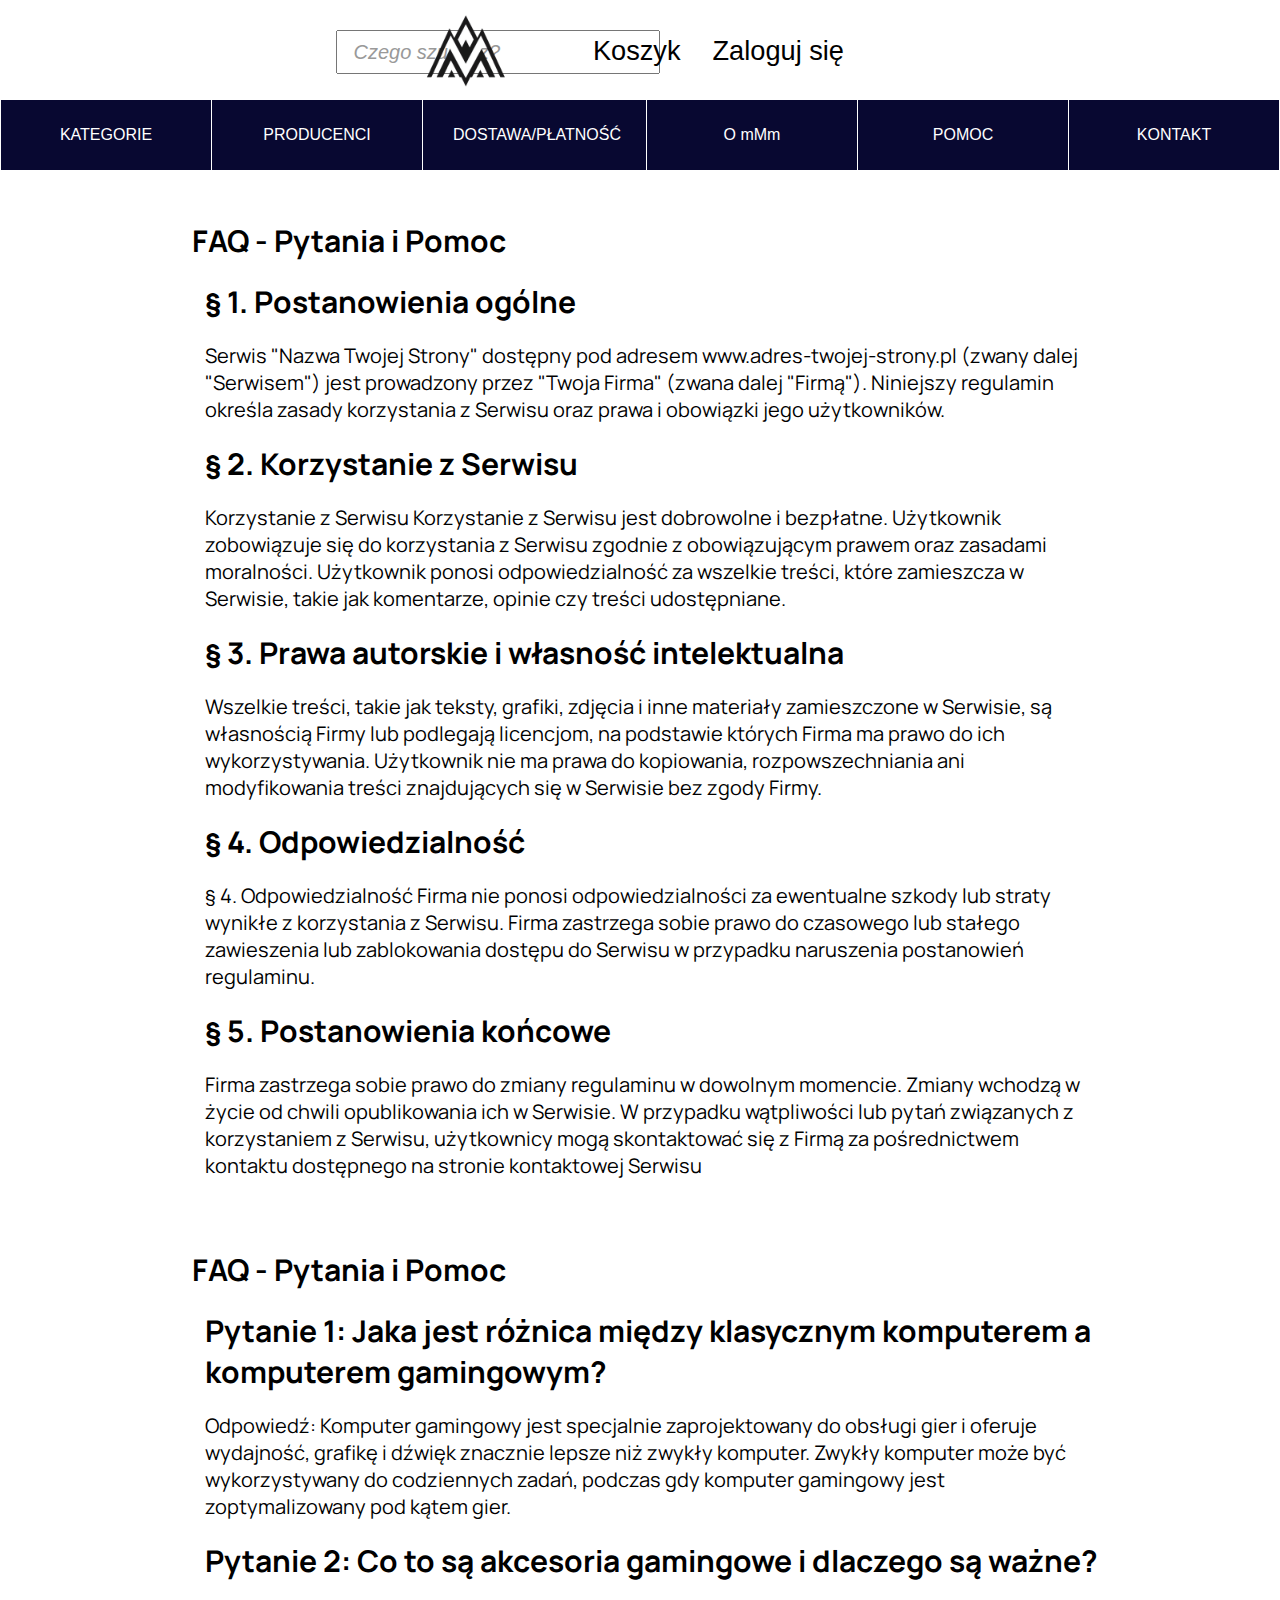
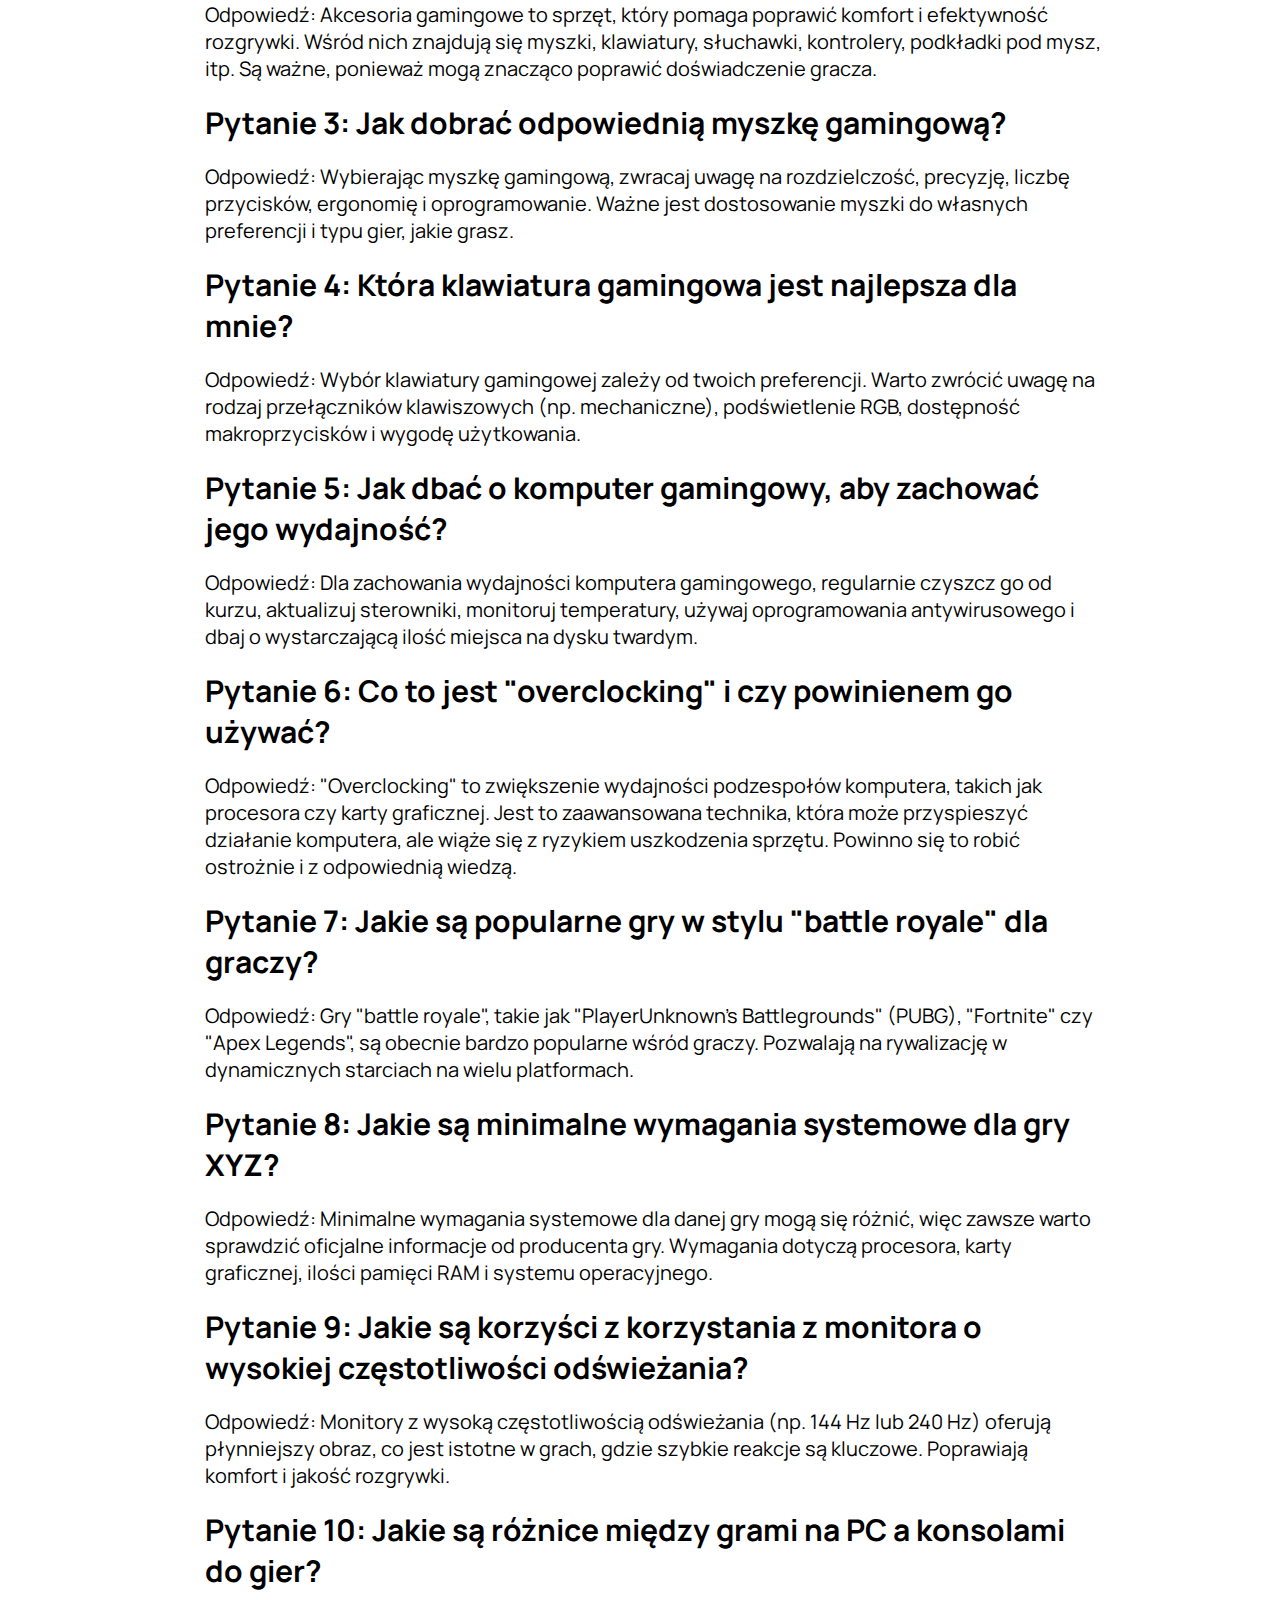
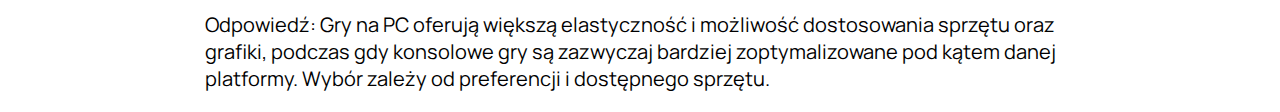
<file: regulamin.html>
<!DOCTYPE html>
<html lang="en">
  <head>
    <meta charset="UTF-8" />
    <meta http-equiv="X-UA-Compatible" content="IE=edge" />
    <meta name="viewport" content="width=device-width, initial-scale=1.0" />
    <title>Document</title>
    <link rel="stylesheet" href="style.css" />
    <link
      rel="stylesheet"
      href="https://cdnjs.cloudflare.com/ajax/libs/font-awesome/6.4.2/css/all.min.css"
      integrity="sha512-z3gLpd7yknf1YoNbCzqRKc4qyor8gaKU1qmn+CShxbuBusANI9QpRohGBreCFkKxLhei6S9CQXFEbbKuqLg0DA=="
      crossorigin="anonymous"
      referrerpolicy="no-referrer"
    />
  </head>
  <body class="body">
    <header>
      <a href="index.html">
        <img src="logo.png" alt="" id="logo--top" onclick="" />
      </a>
      <input type="text" name="" id="search" placeholder="Czego szukasz?" />
      <!---------------Login ----------->
      <div class="login-container">
        <a
          href="Zalogujsie.html"
          class="login-button"
          style="text-decoration: none"
          >Zaloguj się</a
        >
        <div class="login-panel">
          <form>
            <input
              type="text"
              name="Login"
              id="emaillogin"
              placeholder="Email"
              class="login-inputs"
            />
            <input
              type="text"
              name="hasloo"
              id="temat1"
              placeholder="Hasło"
              class="login-inputs"
            />
            <input
              type="button"
              value="ZALOGUJ SIE"
              id="login--button"
              onclick="zalogujsie()"
            />
            <!----------Linki Login ------->
            <a
              href="http://https://sklep.kfd.pl/odzyskiwanie-hasla"
              target="_blank"
              rel="noopener noreferrer"
              id="Login--links"
              >Zapomniałeś hasła?</a
            ><br id="spacja" />
            <a
              href="http://https://sklep.kfd.pl/odzyskiwanie-hasla"
              target="_blank"
              rel="noopener noreferrer"
              id="Login--links"
              >Brak Konta?</a
            >
          </form>
        </div>
        <div class="login-panel1">
          <form>
            <a href="Profil/profil.html" class="otherbuttons asdar">
              <div id="przycisk">Profil</div>
            </a>
            <hr class="hrprofile" />
            <a href="Profil/koszyk.html" class="otherbuttons asdar">
              <div id="przycisk1">Koszyk</div>
            </a>
            <hr class="hrprofile" />
            <a href="Profil/ustawienia.html" class="otherbuttons asdar">
              <div id="przycisk2">Ustawienia</div>
            </a>
            <hr class="hrprofile" />
            <button onclick="wyloguj()" class="wyloguj">Wyloguj Sie</button>
          </form>
        </div>
      </div>
      <div class="koszyk-container">
        <a id="koszyk" class="login-button">Koszyk</a>
        <div class="koszyk-panel">
          <p id="koszyk1" class="kosz"></p>
          <p id="koszyk2" class="kosz"></p>
          <p id="koszyk3" class="kosz"></p>
          <p id="koszyk4" class="kosz"></p>
          <p id="koszyk5" class="kosz"></p>
          <p id="koszyk6" class="kosz"></p>
          <button id="koszykbutt" class="buttkoszyk2">DO KASY</button>
          <button
            id="koszykbuttleft"
            onclick="usunkoszyk()"
            class="buttkoszyk2"
          >
            <i class="fa-regular fa-trash-can fa-lg"></i>
          </button>
        </div>
      </div>
      <!------------Koniec Login--------------->
    </header>
    <!--------Lower Header--------->
    <!-------Zrobic zeby a wypełniało całego spana-->
    <div class="lower--header">
      <span class="a--hover" href="Kategorie/kategorie.html">
        <a href="Kategorie/kategorie.html" class="a--header--lower"
          >KATEGORIE
          <i class="fa-solid fa-caret-down" style="color: #ffffff"></i
        ></a>
        <div class="subcategory">
          <div class="kategorie">
            <a href="Kategorie/klawiatury.html" id="subcategory--a"
              >Klawiatury
              <i
                class="fa-solid fa-chevron-right"
                style="
                  color: #636363;
                  font-size: 10px;
                  vertical-align: middle;
                  margin-bottom: 4px;
                "
              ></i>
            </a>
            <br /><br />

            <a
              class="a--kategorie"
              href="Kategorie/myszki.html"
              id="subcategory--a"
              >Myszki
              <i
                class="fa-solid fa-chevron-right"
                style="
                  color: #636363;
                  font-size: 10px;
                  vertical-align: middle;
                  margin-bottom: 4px;
                "
              ></i>
            </a>
            <br /><br />
            <a
              class="a--kategorie"
              href="Kategorie/komputery.html"
              id="subcategory--a"
              >Komputery
              <i
                class="fa-solid fa-chevron-right"
                style="
                  color: #636363;
                  font-size: 10px;
                  vertical-align: middle;
                  margin-bottom: 4px;
                "
              ></i>
            </a>
            <br /><br />
            <a
              class="a--kategorie"
              href="Kategorie/monitory.html"
              id="subcategory--a"
              >Monitory
              <i
                class="fa-solid fa-chevron-right"
                style="
                  color: #636363;
                  font-size: 10px;
                  vertical-align: middle;
                  margin-bottom: 4px;
                "
              ></i>
            </a>
            <br /><br />
            <a class="a--kategorie" id="subcategory--a"
              >Podkategoria 5
              <i
                class="fa-solid fa-chevron-right"
                style="
                  color: #636363;
                  font-size: 10px;
                  vertical-align: middle;
                  margin-bottom: 4px;
                "
              ></i>
            </a>
            <br /><br />
            <a class="a--kategorie" id="subcategory--a"
              >Podkategoria 6
              <i
                class="fa-solid fa-chevron-right"
                style="
                  color: #636363;
                  font-size: 10px;
                  vertical-align: middle;
                  margin-bottom: 4px;
                "
              ></i>
            </a>
          </div>
        </div>
      </span>
      <span class="a--hover" href="#">
        <a href="http://" class="a--header--lower"
          >PRODUCENCI
          <i class="fa-solid fa-caret-down" style="color: #ffffff"></i
        ></a>

        <div class="subcategory">
          <p>Spc Gear</p>
          <p>Genesis</p>
          <p>Lenovo</p>
          <p>Msi</p>
          <p>Koorui</p>
          <p>CarOK</p>
        </div>
      </span>
      <a class="a--hover" href="dostawaiplatonosc.html">
        <i class="fa-solid fa-truck" style="color: #ffffff"></i>
        DOSTAWA/PŁATNOŚĆ
      </a>
      <a class="a--hover" href="OmMm.html">
        <i class="fa-solid fa-heart" style="color: #ffffff"></i> O mMm
      </a>
      <a class="a--hover" href="regulamin.html">
        <i class="fa-regular fa-circle-question"></i> POMOC
      </a>

      <a class="a--hover" href="kontakt.html">
        <i class="fa-solid fa-envelope" style="color: #ffffff"></i> KONTAKT
      </a>
    </div>
    <h1 class="h1-mmm h1-mmmfirst">FAQ - Pytania i Pomoc</h1>
    <div class="main-mmm">
      <h1 class="h1-mmm">§ 1. Postanowienia ogólne</h1>
      <p class="a--mmm">
        Serwis "Nazwa Twojej Strony" dostępny pod adresem
        www.adres-twojej-strony.pl (zwany dalej "Serwisem") jest prowadzony
        przez "Twoja Firma" (zwana dalej "Firmą"). Niniejszy regulamin określa
        zasady korzystania z Serwisu oraz prawa i obowiązki jego użytkowników.
      </p>
      <h1 class="h1-mmm">§ 2. Korzystanie z Serwisu</h1>
      <p class="a--mmm">
        Korzystanie z Serwisu Korzystanie z Serwisu jest dobrowolne i bezpłatne.
        Użytkownik zobowiązuje się do korzystania z Serwisu zgodnie z
        obowiązującym prawem oraz zasadami moralności. Użytkownik ponosi
        odpowiedzialność za wszelkie treści, które zamieszcza w Serwisie, takie
        jak komentarze, opinie czy treści udostępniane.
      </p>
      <h1 class="h1-mmm">§ 3. Prawa autorskie i własność intelektualna</h1>
      <p class="a--mmm">
        Wszelkie treści, takie jak teksty, grafiki, zdjęcia i inne materiały
        zamieszczone w Serwisie, są własnością Firmy lub podlegają licencjom, na
        podstawie których Firma ma prawo do ich wykorzystywania. Użytkownik nie
        ma prawa do kopiowania, rozpowszechniania ani modyfikowania treści
        znajdujących się w Serwisie bez zgody Firmy.
      </p>
      <h1 class="h1-mmm">§ 4. Odpowiedzialność</h1>
      <p class="a--mmm">
        § 4. Odpowiedzialność Firma nie ponosi odpowiedzialności za ewentualne
        szkody lub straty wynikłe z korzystania z Serwisu. Firma zastrzega sobie
        prawo do czasowego lub stałego zawieszenia lub zablokowania dostępu do
        Serwisu w przypadku naruszenia postanowień regulaminu.
      </p>
      <h1 class="h1-mmm">§ 5. Postanowienia końcowe</h1>
      <p class="a--mmm">
        Firma zastrzega sobie prawo do zmiany regulaminu w dowolnym momencie.
        Zmiany wchodzą w życie od chwili opublikowania ich w Serwisie. W
        przypadku wątpliwości lub pytań związanych z korzystaniem z Serwisu,
        użytkownicy mogą skontaktować się z Firmą za pośrednictwem kontaktu
        dostępnego na stronie kontaktowej Serwisu
      </p>
    </div>
    <h1 class="h1-mmm h1-mmmfirst">FAQ - Pytania i Pomoc</h1>
    <div class="main-mmm">
      <h1 class="h1-mmm">
        Pytanie 1: Jaka jest różnica między klasycznym komputerem a komputerem
        gamingowym?
      </h1>
      <p class="a--mmm">
        Odpowiedź: Komputer gamingowy jest specjalnie zaprojektowany do obsługi
        gier i oferuje wydajność, grafikę i dźwięk znacznie lepsze niż zwykły
        komputer. Zwykły komputer może być wykorzystywany do codziennych zadań,
        podczas gdy komputer gamingowy jest zoptymalizowany pod kątem gier.
      </p>
      <h1 class="h1-mmm">
        Pytanie 2: Co to są akcesoria gamingowe i dlaczego są ważne?
      </h1>
      <p class="a--mmm">
        Odpowiedź: Akcesoria gamingowe to sprzęt, który pomaga poprawić komfort
        i efektywność rozgrywki. Wśród nich znajdują się myszki, klawiatury,
        słuchawki, kontrolery, podkładki pod mysz, itp. Są ważne, ponieważ mogą
        znacząco poprawić doświadczenie gracza.
      </p>
      <h1 class="h1-mmm">
        Pytanie 3: Jak dobrać odpowiednią myszkę gamingową?
      </h1>
      <p class="a--mmm">
        Odpowiedź: Wybierając myszkę gamingową, zwracaj uwagę na rozdzielczość,
        precyzję, liczbę przycisków, ergonomię i oprogramowanie. Ważne jest
        dostosowanie myszki do własnych preferencji i typu gier, jakie grasz.
      </p>
      <h1 class="h1-mmm">
        Pytanie 4: Która klawiatura gamingowa jest najlepsza dla mnie?
      </h1>
      <p class="a--mmm">
        Odpowiedź: Wybór klawiatury gamingowej zależy od twoich preferencji.
        Warto zwrócić uwagę na rodzaj przełączników klawiszowych (np.
        mechaniczne), podświetlenie RGB, dostępność makroprzycisków i wygodę
        użytkowania.
      </p>
      <h1 class="h1-mmm">
        Pytanie 5: Jak dbać o komputer gamingowy, aby zachować jego wydajność?
      </h1>
      <p class="a--mmm">
        Odpowiedź: Dla zachowania wydajności komputera gamingowego, regularnie
        czyszcz go od kurzu, aktualizuj sterowniki, monitoruj temperatury,
        używaj oprogramowania antywirusowego i dbaj o wystarczającą ilość
        miejsca na dysku twardym.
      </p>
      <h1 class="h1-mmm">
        Pytanie 6: Co to jest "overclocking" i czy powinienem go używać?
      </h1>
      <p class="a--mmm">
        Odpowiedź: "Overclocking" to zwiększenie wydajności podzespołów
        komputera, takich jak procesora czy karty graficznej. Jest to
        zaawansowana technika, która może przyspieszyć działanie komputera, ale
        wiąże się z ryzykiem uszkodzenia sprzętu. Powinno się to robić ostrożnie
        i z odpowiednią wiedzą.
      </p>
      <h1 class="h1-mmm">
        Pytanie 7: Jakie są popularne gry w stylu "battle royale" dla graczy?
      </h1>
      <p class="a--mmm">
        Odpowiedź: Gry "battle royale", takie jak "PlayerUnknown's
        Battlegrounds" (PUBG), "Fortnite" czy "Apex Legends", są obecnie bardzo
        popularne wśród graczy. Pozwalają na rywalizację w dynamicznych
        starciach na wielu platformach.
      </p>
      <h1 class="h1-mmm">
        Pytanie 8: Jakie są minimalne wymagania systemowe dla gry XYZ?
      </h1>
      <p class="a--mmm">
        Odpowiedź: Minimalne wymagania systemowe dla danej gry mogą się różnić,
        więc zawsze warto sprawdzić oficjalne informacje od producenta gry.
        Wymagania dotyczą procesora, karty graficznej, ilości pamięci RAM i
        systemu operacyjnego.
      </p>
      <h1 class="h1-mmm">
        Pytanie 9: Jakie są korzyści z korzystania z monitora o wysokiej
        częstotliwości odświeżania?
      </h1>
      <p class="a--mmm">
        Odpowiedź: Monitory z wysoką częstotliwością odświeżania (np. 144 Hz lub
        240 Hz) oferują płynniejszy obraz, co jest istotne w grach, gdzie
        szybkie reakcje są kluczowe. Poprawiają komfort i jakość rozgrywki.
      </p>
      <h1 class="h1-mmm">
        Pytanie 10: Jakie są różnice między grami na PC a konsolami do gier?
      </h1>
      <p class="a--mmm">
        Odpowiedź: Gry na PC oferują większą elastyczność i możliwość
        dostosowania sprzętu oraz grafiki, podczas gdy konsolowe gry są
        zazwyczaj bardziej zoptymalizowane pod kątem danej platformy. Wybór
        zależy od preferencji i dostępnego sprzętu.
      </p>
    </div>
    <script src="script.js"></script>
  </body>
</html>
</file>
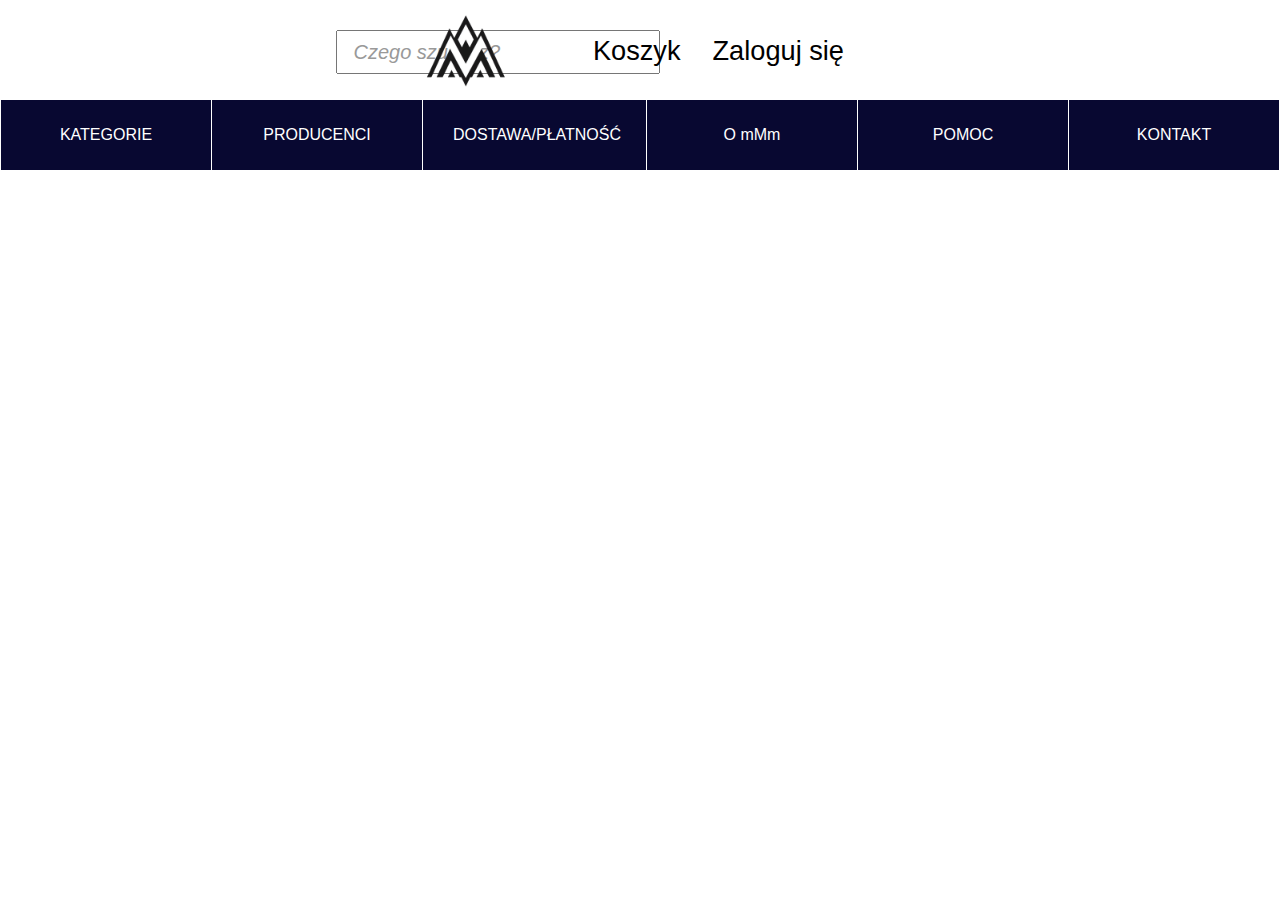
<file: Tample.html>
<!DOCTYPE html>
<html lang="en">
  <head>
    <meta charset="UTF-8" />
    <meta http-equiv="X-UA-Compatible" content="IE=edge" />
    <meta name="viewport" content="width=device-width, initial-scale=1.0" />
    <title>Document</title>
    <link rel="stylesheet" href="/style.css" />
    <link
      rel="stylesheet"
      href="https://cdnjs.cloudflare.com/ajax/libs/font-awesome/6.4.2/css/all.min.css"
      integrity="sha512-z3gLpd7yknf1YoNbCzqRKc4qyor8gaKU1qmn+CShxbuBusANI9QpRohGBreCFkKxLhei6S9CQXFEbbKuqLg0DA=="
      crossorigin="anonymous"
      referrerpolicy="no-referrer"
    />
  </head>
  <body class="body">
    <header>
      <a href="/index.html">
        <img src="/logo.png" alt="" id="logo--top" onclick="" />
      </a>
      <input type="text" name="" id="search" placeholder="Czego szukasz?" />
      <!---------------Login ----------->
      <div class="login-container">
        <a
          href="/Zalogujsie.html"
          class="login-button"
          style="text-decoration: none"
          >Zaloguj się</a
        >
        <div class="login-panel">
          <form>
            <input
              type="text"
              name="Login"
              id="emaillogin"
              placeholder="Email"
              class="login-inputs"
            />
            <input
              type="text"
              name="hasloo"
              id="temat1"
              placeholder="Hasło"
              class="login-inputs"
            />
            <input
              type="button"
              value="ZALOGUJ SIE"
              id="login--button"
              onclick="zalogujsie()"
            />
            <!----------Linki Login ------->
            <a
              href="http://https://sklep.kfd.pl/odzyskiwanie-hasla"
              target="_blank"
              rel="noopener noreferrer"
              id="Login--links"
              >Zapomniałeś hasła?</a
            ><br id="spacja" />
            <a
              href="http://https://sklep.kfd.pl/odzyskiwanie-hasla"
              target="_blank"
              rel="noopener noreferrer"
              id="Login--links"
              >Brak Konta?</a
            >
          </form>
        </div>
        <div class="login-panel1">
          <form>
            <a href="/Profil/profil.html" class="otherbuttons asdar">
              <div id="przycisk">Profil</div>
            </a>
            <hr class="hrprofile" />
            <a href="/Profil/koszyk.html" class="otherbuttons asdar">
              <div id="przycisk1">Koszyk</div>
            </a>
            <hr class="hrprofile" />
            <a href="/Profil/ustawienia.html" class="otherbuttons asdar">
              <div id="przycisk2">Ustawienia</div>
            </a>
            <hr class="hrprofile" />
            <button onclick="wyloguj()" class="wyloguj">Wyloguj Sie</button>
          </form>
        </div>
      </div>
      <div class="koszyk-container">
        <a id="koszyk" class="login-button">Koszyk</a>
        <div class="koszyk-panel">
          <p id="koszyk1" class="kosz"></p>
          <p id="koszyk2" class="kosz"></p>
          <p id="koszyk3" class="kosz"></p>
          <p id="koszyk4" class="kosz"></p>
          <p id="koszyk5" class="kosz"></p>
          <p id="koszyk6" class="kosz"></p>
          <button id="koszykbutt" class="buttkoszyk2">DO KASY</button>
          <button
            id="koszykbuttleft"
            onclick="usunkoszyk()"
            class="buttkoszyk2"
          >
            <i class="fa-regular fa-trash-can fa-lg"></i>
          </button>
        </div>
      </div>
      <!------------Koniec Login--------------->
    </header>
    <!--------Lower Header--------->
    <!-------Zrobic zeby a wypełniało całego spana-->
    <div class="lower--header">
      <span class="a--hover" href="/Kategorie/kategorie.html">
        <a href="/Kategorie/kategorie.html" class="a--header--lower"
          >KATEGORIE
          <i class="fa-solid fa-caret-down" style="color: #ffffff"></i
        ></a>
        <div class="subcategory">
          <div class="kategorie">
            <a href="/Kategorie/klawiatury.html" id="subcategory--a"
              >Klawiatury
              <i
                class="fa-solid fa-chevron-right"
                style="
                  color: #636363;
                  font-size: 10px;
                  vertical-align: middle;
                  margin-bottom: 4px;
                "
              ></i>
            </a>
            <br /><br />

            <a
              class="a--kategorie"
              href="/Kategorie/myszki.html"
              id="subcategory--a"
              >Myszki
              <i
                class="fa-solid fa-chevron-right"
                style="
                  color: #636363;
                  font-size: 10px;
                  vertical-align: middle;
                  margin-bottom: 4px;
                "
              ></i>
            </a>
            <br /><br />
            <a
              class="a--kategorie"
              href="/Kategorie/komputery.html"
              id="subcategory--a"
              >Komputery
              <i
                class="fa-solid fa-chevron-right"
                style="
                  color: #636363;
                  font-size: 10px;
                  vertical-align: middle;
                  margin-bottom: 4px;
                "
              ></i>
            </a>
            <br /><br />
            <a
              class="a--kategorie"
              href="/Kategorie/monitory.html"
              id="subcategory--a"
              >Monitory
              <i
                class="fa-solid fa-chevron-right"
                style="
                  color: #636363;
                  font-size: 10px;
                  vertical-align: middle;
                  margin-bottom: 4px;
                "
              ></i>
            </a>
            <br /><br />
            <a class="a--kategorie" id="subcategory--a"
              >Podkategoria 5
              <i
                class="fa-solid fa-chevron-right"
                style="
                  color: #636363;
                  font-size: 10px;
                  vertical-align: middle;
                  margin-bottom: 4px;
                "
              ></i>
            </a>
            <br /><br />
            <a class="a--kategorie" id="subcategory--a"
              >Podkategoria 6
              <i
                class="fa-solid fa-chevron-right"
                style="
                  color: #636363;
                  font-size: 10px;
                  vertical-align: middle;
                  margin-bottom: 4px;
                "
              ></i>
            </a>
          </div>
        </div>
      </span>
      <span class="a--hover" href="/producenci.html">
        <a href="/producenci.html" class="a--header--lower"
          >PRODUCENCI
          <i class="fa-solid fa-caret-down" style="color: #ffffff"></i
        ></a>

        <div class="subcategory">
          <p>Spc Gear</p>
          <p>Genesis</p>
          <p>Lenovo</p>
          <p>Msi</p>
          <p>Koorui</p>
          <p>CarOK</p>
        </div>
      </span>
      <a class="a--hover" href="/dostawaiplatonosc.html">
        <i class="fa-solid fa-truck" style="color: #ffffff"></i>
        DOSTAWA/PŁATNOŚĆ
      </a>
      <a class="a--hover" href="/OmMm.html">
        <i class="fa-solid fa-heart" style="color: #ffffff"></i> O mMm
      </a>
      <a class="a--hover" href="/regulamin.html">
        <i class="fa-regular fa-circle-question"></i> POMOC
      </a>
      <a class="a--hover" href="/kontakt.html">
        <i class="fa-solid fa-envelope" style="color: #ffffff"></i> KONTAKT
      </a>
    </div>
  </body>
  <script src="/script.js"></script>
</html>
</file>
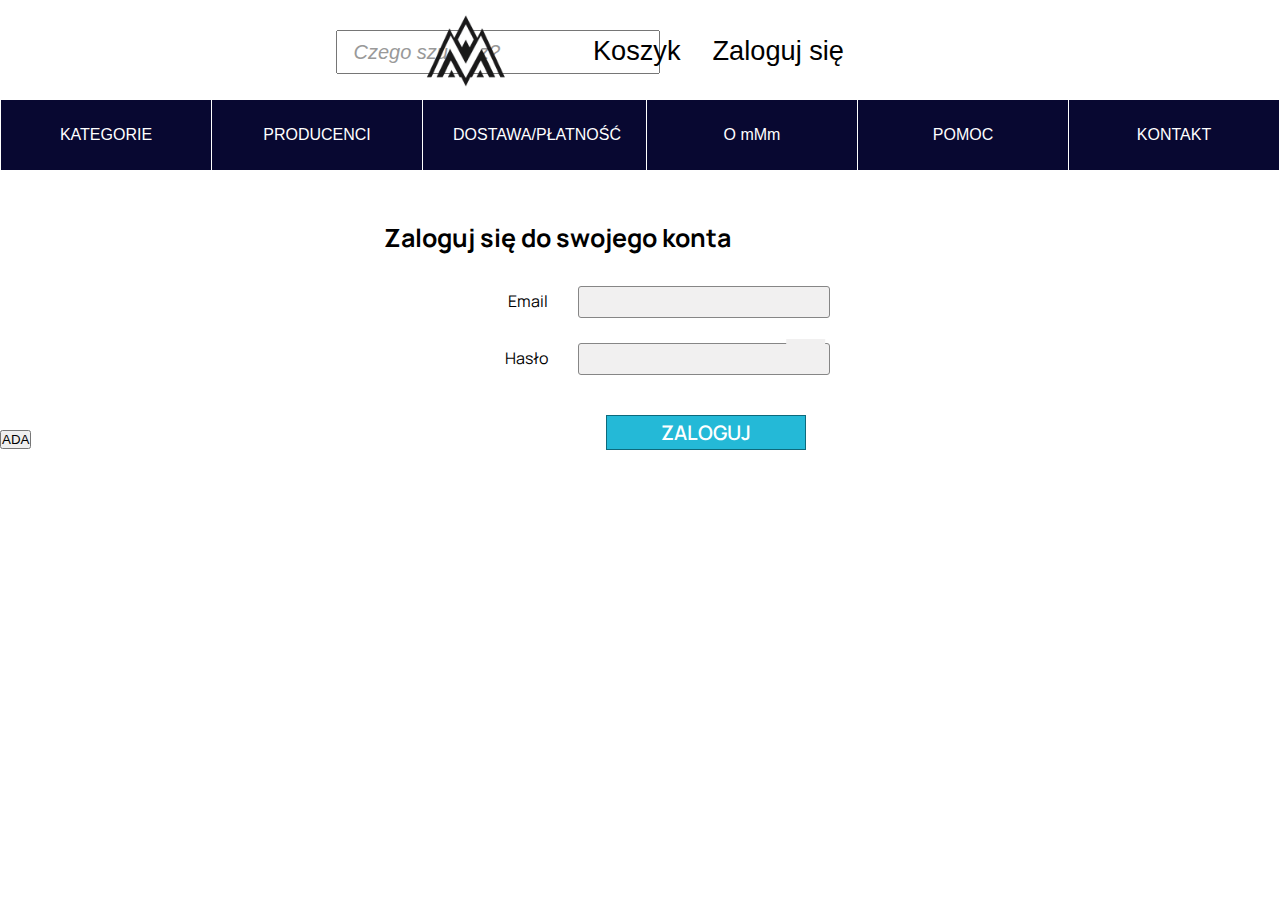
<file: Zalogujsie.html>
<!DOCTYPE html>
<html lang="en">
  <head>
    <meta charset="UTF-8" />
    <meta http-equiv="X-UA-Compatible" content="IE=edge" />
    <meta name="viewport" content="width=device-width, initial-scale=1.0" />
    <title>Document</title>
    <link rel="stylesheet" href="style.css" />
    <link
      rel="stylesheet"
      href="https://cdnjs.cloudflare.com/ajax/libs/font-awesome/6.4.2/css/all.min.css"
      integrity="sha512-z3gLpd7yknf1YoNbCzqRKc4qyor8gaKU1qmn+CShxbuBusANI9QpRohGBreCFkKxLhei6S9CQXFEbbKuqLg0DA=="
      crossorigin="anonymous"
      referrerpolicy="no-referrer"
    />
  </head>
  <body>
    <header>
      <a href="index.html">
        <img src="logo.png" alt="" id="logo--top" onclick="" />
      </a>
      <input type="text" name="" id="search" placeholder="Czego szukasz?" />
      <!---------------Login ----------->
      <div class="login-container">
        <a
          href="Zalogujsie.html"
          class="login-button"
          style="text-decoration: none"
          >Zaloguj się</a
        >
        <div class="login-panel">
          <form>
            <input type="text" name="Login" id="Login" placeholder="Email" />
            <input type="text" name="Login" id="Login" placeholder="Hasło" />
            <input type="button" value="ZALOGUJ SIE" id="login--button" />
            <!----------Linki Login ------->
            <a
              href="http://https://sklep.kfd.pl/odzyskiwanie-hasla"
              target="_blank"
              rel="noopener noreferrer"
              id="Login--links"
              >Zapomniałeś hasła?</a
            ><br id="spacja" />
            <a
              href="http://https://sklep.kfd.pl/odzyskiwanie-hasla"
              target="_blank"
              rel="noopener noreferrer"
              id="Login--links"
              >Brak Konta?</a
            >
          </form>
        </div>
      </div>
      <div class="koszyk-container">
        <a id="koszyk" class="login-button">Koszyk</a>
        <div class="koszyk-panel">
          <p id="koszyk1" class="kosz"></p>
          <p id="koszyk2" class="kosz"></p>
          <p id="koszyk3" class="kosz"></p>
          <p id="koszyk4" class="kosz"></p>
          <p id="koszyk5" class="kosz"></p>
          <p id="koszyk6" class="kosz"></p>
          <button id="koszykbutt" class="buttkoszyk2">DO KASY</button>
          <button
            id="koszykbuttleft"
            onclick="usunkoszyk()"
            class="buttkoszyk2"
          >
            <i class="fa-regular fa-trash-can fa-lg"></i>
          </button>
        </div>
      </div>
      <!------------Koniec Login--------------->
    </header>
    <!--------Lower Header--------->
    <!-------Zrobic zeby a wypełniało całego spana-->
    <div class="lower--header">
      <span class="a--hover" href="#">
        <a href="http://" class="a--header--lower"
          >KATEGORIE
          <i class="fa-solid fa-caret-down" style="color: #ffffff"></i
        ></a>
        <div class="subcategory">
          <div class="kategorie">
            <a href="https://www.facebook.com" id="subcategory--a"
              >Klawiatury
              <i
                class="fa-solid fa-chevron-right"
                style="
                  color: #636363;
                  font-size: 10px;
                  vertical-align: middle;
                  margin-bottom: 4px;
                "
              ></i>
            </a>
            <br /><br />

            <a class="a--kategorie"
              >Myszki
              <i
                class="fa-solid fa-chevron-right"
                style="
                  color: #636363;
                  font-size: 10px;
                  vertical-align: middle;
                  margin-bottom: 4px;
                "
              ></i>
            </a>
            <br /><br />
            <a class="a--kategorie"
              >Komputery
              <i
                class="fa-solid fa-chevron-right"
                style="
                  color: #636363;
                  font-size: 10px;
                  vertical-align: middle;
                  margin-bottom: 4px;
                "
              ></i>
            </a>
            <br /><br />
            <a class="a--kategorie"
              >Monitory
              <i
                class="fa-solid fa-chevron-right"
                style="
                  color: #636363;
                  font-size: 10px;
                  vertical-align: middle;
                  margin-bottom: 4px;
                "
              ></i>
            </a>
            <br /><br />
            <a class="a--kategorie"
              >Podkategoria 5
              <i
                class="fa-solid fa-chevron-right"
                style="
                  color: #636363;
                  font-size: 10px;
                  vertical-align: middle;
                  margin-bottom: 4px;
                "
              ></i>
            </a>
            <br /><br />
            <a class="a--kategorie"
              >Podkategoria 6
              <i
                class="fa-solid fa-chevron-right"
                style="
                  color: #636363;
                  font-size: 10px;
                  vertical-align: middle;
                  margin-bottom: 4px;
                "
              ></i>
            </a>
          </div>
        </div>
      </span>
      <span class="a--hover" href="#">
        <a href="http://" class="a--header--lower"
          >PRODUCENCI
          <i class="fa-solid fa-caret-down" style="color: #ffffff"></i
        ></a>

        <div class="subcategory">
          <p class="a--mmm">Podkategoria 1</p>
          <p class="a--mmm">Podkategoria 2</p>
          <p class="a--mmm">Podkategoria 3</p>
          <p class="a--mmm">Podkategoria 3</p>
          <p class="a--mmm">Podkategoria 3</p>
          <p class="a--mmm">Podkategoria 3</p>
        </div>
      </span>
      <a class="a--hover" href="dostawaiplatonosc.html">
        <i class="fa-solid fa-truck" style="color: #ffffff"></i>
        DOSTAWA/PŁATNOŚĆ
      </a>
      <a class="a--hover" href="OmMm.html">
        <i class="fa-solid fa-heart" style="color: #ffffff"></i> O mMm
      </a>
      <a class="a--hover" href="regulamin.html">
        <i class="fa-regular fa-circle-question"></i> POMOC
      </a>
      <a class="a--hover" href="kontakt.html">
        <i class="fa-solid fa-envelope" style="color: #ffffff"></i> KONTAKT
      </a>
    </div>
    <h1 class="naglowek-zaloguj">Zaloguj się do swojego konta</h1>
    <div class="zaloguj">
      <label for="email" class="label-zaloguj">Email</label
      ><input type="email" name="email" id="emaillogin" class="input-zaloguj" />
      <div id="brakemailzal" class="braktekstu"></div>
      <label for="temat" class="label-zaloguj">Hasło</label
      ><input type="password" id="temat1" class="input-zaloguj" />
      <button class="show-password" onclick="togglePasswordVisibility()">
        <i class="fa-regular fa-eye"></i>
      </button>
      <div id="brakpasszal" class="braktekstu"></div>
      <div id="passwordDisplay"></div>
      <input
        type="button"
        value="ZALOGUJ"
        class="button--zalogujsie"
        onclick="zalogujsie()"
      />
    </div>
    <button onclick="wyloguj()">ADA</button>
    <script src="script.js"></script>
  </body>
</html>
</file>
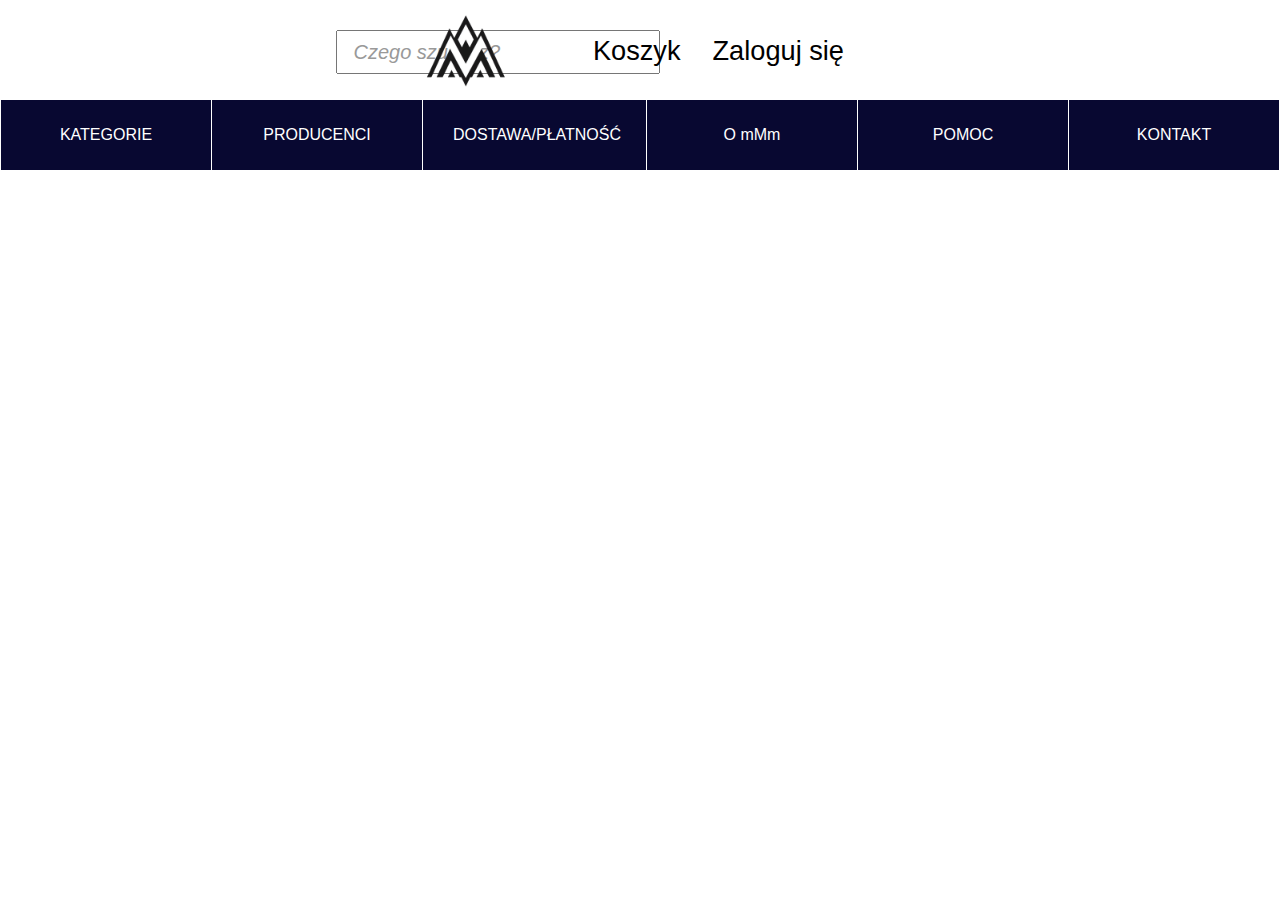
<file: Kategorie/kategorie.html>
<!DOCTYPE html>
<html lang="en">
  <head>
    <meta charset="UTF-8" />
    <meta http-equiv="X-UA-Compatible" content="IE=edge" />
    <meta name="viewport" content="width=device-width, initial-scale=1.0" />
    <title>Document</title>
    <link rel="stylesheet" href="/style.css" />
    <link
      rel="stylesheet"
      href="https://cdnjs.cloudflare.com/ajax/libs/font-awesome/6.4.2/css/all.min.css"
      integrity="sha512-z3gLpd7yknf1YoNbCzqRKc4qyor8gaKU1qmn+CShxbuBusANI9QpRohGBreCFkKxLhei6S9CQXFEbbKuqLg0DA=="
      crossorigin="anonymous"
      referrerpolicy="no-referrer"
    />
  </head>
  <body class="body">
    <header>
      <a href="/index.html">
        <img src="/logo.png" alt="" id="logo--top" onclick="" />
      </a>
      <input type="text" name="" id="search" placeholder="Czego szukasz?" />
      <!---------------Login ----------->
      <div class="login-container">
        <a
          href="/Zalogujsie.html"
          class="login-button"
          style="text-decoration: none"
          >Zaloguj się</a
        >
        <div class="login-panel">
          <form>
            <input
              type="text"
              name="Login"
              id="emaillogin"
              placeholder="Email"
              class="login-inputs"
            />
            <input
              type="text"
              name="hasloo"
              id="temat1"
              placeholder="Hasło"
              class="login-inputs"
            />
            <input
              type="button"
              value="ZALOGUJ SIE"
              id="login--button"
              onclick="zalogujsie()"
            />
            <!----------Linki Login ------->
            <a
              href="http://https://sklep.kfd.pl/odzyskiwanie-hasla"
              target="_blank"
              rel="noopener noreferrer"
              id="Login--links"
              >Zapomniałeś hasła?</a
            ><br id="spacja" />
            <a
              href="http://https://sklep.kfd.pl/odzyskiwanie-hasla"
              target="_blank"
              rel="noopener noreferrer"
              id="Login--links"
              >Brak Konta?</a
            >
          </form>
        </div>
        <div class="login-panel1">
          <form>
            <a href="/Profil/profil.html" class="otherbuttons asdar">
              <div id="przycisk">Profil</div>
            </a>
            <hr class="hrprofile" />
            <a href="/Profil/koszyk.html" class="otherbuttons asdar">
              <div id="przycisk1">Koszyk</div>
            </a>
            <hr class="hrprofile" />
            <a href="/Profil/ustawienia.html" class="otherbuttons asdar">
              <div id="przycisk2">Ustawienia</div>
            </a>
            <hr class="hrprofile" />
            <button onclick="wyloguj()" class="wyloguj">Wyloguj Sie</button>
          </form>
        </div>
      </div>
      <div class="koszyk-container">
        <a id="koszyk" class="login-button">Koszyk</a>
        <div class="koszyk-panel">
          <p id="koszyk1" class="kosz"></p>
          <p id="koszyk2" class="kosz"></p>
          <p id="koszyk3" class="kosz"></p>
          <p id="koszyk4" class="kosz"></p>
          <p id="koszyk5" class="kosz"></p>
          <p id="koszyk6" class="kosz"></p>
          <button id="koszykbutt" class="buttkoszyk2">DO KASY</button>
          <button
            id="koszykbuttleft"
            onclick="usunkoszyk()"
            class="buttkoszyk2"
          >
            <i class="fa-regular fa-trash-can fa-lg"></i>
          </button>
        </div>
      </div>
      <!------------Koniec Login--------------->
    </header>
    <!--------Lower Header--------->
    <!-------Zrobic zeby a wypełniało całego spana-->
    <div class="lower--header">
      <span class="a--hover" href="/Kategorie/kategorie.html">
        <a href="/Kategorie/kategorie.html" class="a--header--lower"
          >KATEGORIE
          <i class="fa-solid fa-caret-down" style="color: #ffffff"></i
        ></a>
        <div class="subcategory">
          <div class="kategorie">
            <a href="/Kategorie/klawiatury.html" id="subcategory--a"
              >Klawiatury
              <i
                class="fa-solid fa-chevron-right"
                style="
                  color: #636363;
                  font-size: 10px;
                  vertical-align: middle;
                  margin-bottom: 4px;
                "
              ></i>
            </a>
            <br /><br />

            <a
              class="a--kategorie"
              href="/Kategorie/myszki.html"
              id="subcategory--a"
              >Myszki
              <i
                class="fa-solid fa-chevron-right"
                style="
                  color: #636363;
                  font-size: 10px;
                  vertical-align: middle;
                  margin-bottom: 4px;
                "
              ></i>
            </a>
            <br /><br />
            <a
              class="a--kategorie"
              href="/Kategorie/komputery.html"
              id="subcategory--a"
              >Komputery
              <i
                class="fa-solid fa-chevron-right"
                style="
                  color: #636363;
                  font-size: 10px;
                  vertical-align: middle;
                  margin-bottom: 4px;
                "
              ></i>
            </a>
            <br /><br />
            <a
              class="a--kategorie"
              href="/Kategorie/monitory.html"
              id="subcategory--a"
              >Monitory
              <i
                class="fa-solid fa-chevron-right"
                style="
                  color: #636363;
                  font-size: 10px;
                  vertical-align: middle;
                  margin-bottom: 4px;
                "
              ></i>
            </a>
            <br /><br />
            <a class="a--kategorie" id="subcategory--a"
              >Podkategoria 5
              <i
                class="fa-solid fa-chevron-right"
                style="
                  color: #636363;
                  font-size: 10px;
                  vertical-align: middle;
                  margin-bottom: 4px;
                "
              ></i>
            </a>
            <br /><br />
            <a class="a--kategorie" id="subcategory--a"
              >Podkategoria 6
              <i
                class="fa-solid fa-chevron-right"
                style="
                  color: #636363;
                  font-size: 10px;
                  vertical-align: middle;
                  margin-bottom: 4px;
                "
              ></i>
            </a>
          </div>
        </div>
      </span>
      <span class="a--hover" href="/producenci.html">
        <a href="/producenci.html" class="a--header--lower"
          >PRODUCENCI
          <i class="fa-solid fa-caret-down" style="color: #ffffff"></i
        ></a>

        <div class="subcategory">
          <p>Spc Gear</p>
          <p>Genesis</p>
          <p>Lenovo</p>
          <p>Msi</p>
          <p>Koorui</p>
          <p>CarOK</p>
        </div>
      </span>
      <a class="a--hover" href="/dostawaiplatonosc.html">
        <i class="fa-solid fa-truck" style="color: #ffffff"></i>
        DOSTAWA/PŁATNOŚĆ
      </a>
      <a class="a--hover" href="/OmMm.html">
        <i class="fa-solid fa-heart" style="color: #ffffff"></i> O mMm
      </a>
      <a class="a--hover" href="/regulamin.html">
        <i class="fa-regular fa-circle-question"></i> POMOC
      </a>
      <a class="a--hover" href="/kontakt.html">
        <i class="fa-solid fa-envelope" style="color: #ffffff"></i> KONTAKT
      </a>
    </div>
    <script src="/script.js"></script>
  </body>
</html>
</file>
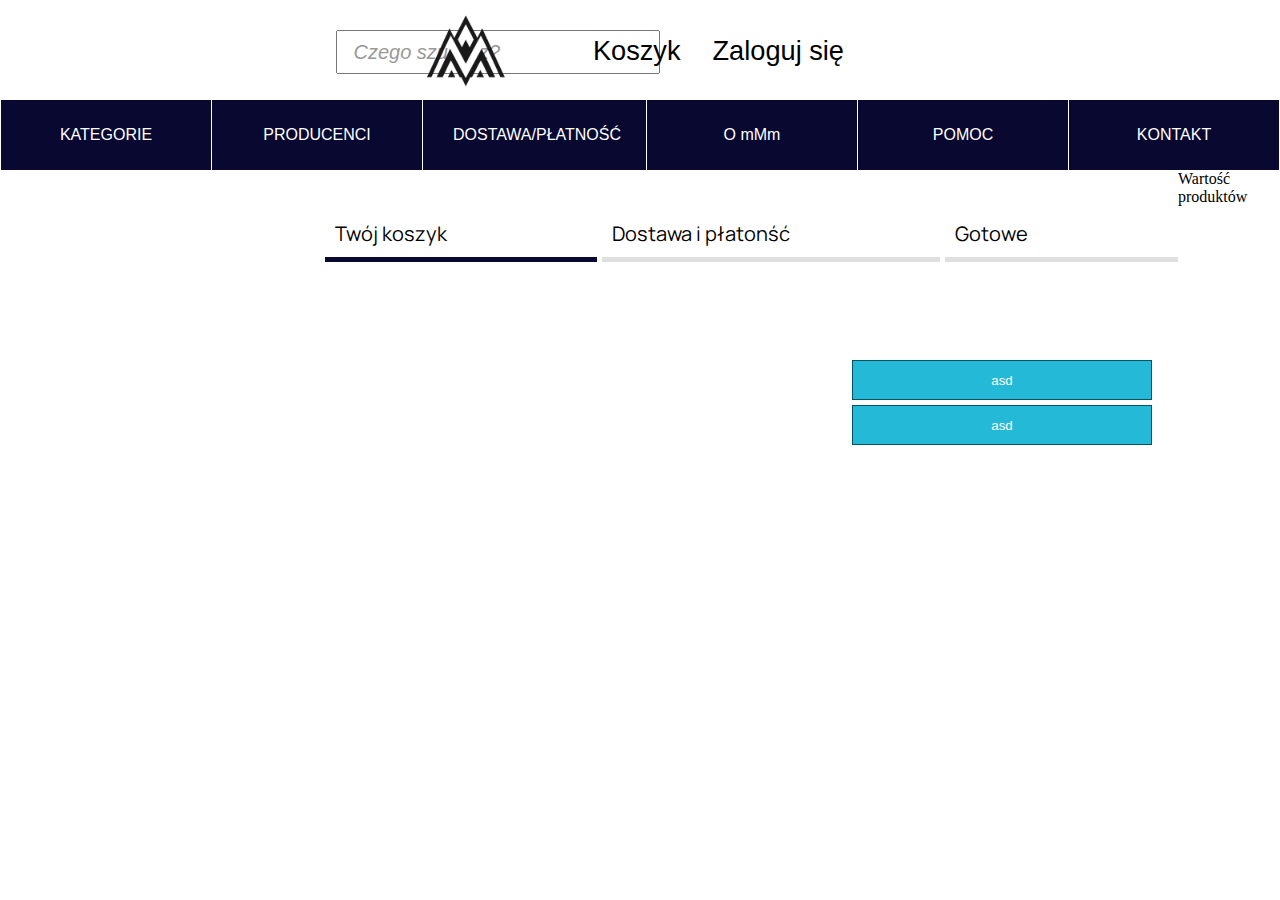
<file: Profil/koszyk.html>
<!DOCTYPE html>
<html lang="en">
  <head>
    <meta charset="UTF-8" />
    <meta http-equiv="X-UA-Compatible" content="IE=edge" />
    <meta name="viewport" content="width=device-width, initial-scale=1.0" />
    <title>Document</title>
    <link rel="stylesheet" href="/style.css" />
    <link
      rel="stylesheet"
      href="https://cdnjs.cloudflare.com/ajax/libs/font-awesome/6.4.2/css/all.min.css"
      integrity="sha512-z3gLpd7yknf1YoNbCzqRKc4qyor8gaKU1qmn+CShxbuBusANI9QpRohGBreCFkKxLhei6S9CQXFEbbKuqLg0DA=="
      crossorigin="anonymous"
      referrerpolicy="no-referrer"
    />
  </head>
  <body class="body">
    <header>
      <a href="/index.html">
        <img src="/logo.png" alt="" id="logo--top" onclick="" />
      </a>
      <input type="text" name="" id="search" placeholder="Czego szukasz?" />
      <!---------------Login ----------->
      <div class="login-container">
        <a
          href="/Zalogujsie.html"
          class="login-button"
          style="text-decoration: none"
          >Zaloguj się</a
        >
        <div class="login-panel">
          <form>
            <input
              type="text"
              name="Login"
              id="emaillogin"
              placeholder="Email"
              class="login-inputs"
            />
            <input
              type="text"
              name="hasloo"
              id="temat1"
              placeholder="Hasło"
              class="login-inputs"
            />
            <input
              type="button"
              value="ZALOGUJ SIE"
              id="login--button"
              onclick="zalogujsie()"
            />
            <!----------Linki Login ------->
            <a
              href="http://https://sklep.kfd.pl/odzyskiwanie-hasla"
              target="_blank"
              rel="noopener noreferrer"
              id="Login--links"
              >Zapomniałeś hasła?</a
            ><br id="spacja" />
            <a
              href="http://https://sklep.kfd.pl/odzyskiwanie-hasla"
              target="_blank"
              rel="noopener noreferrer"
              id="Login--links"
              >Brak Konta?</a
            >
          </form>
        </div>
        <div class="login-panel1">
          <form>
            <a href="/Profil/profil.html" class="otherbuttons asdar">
              <div id="przycisk">Profil</div>
            </a>
            <hr class="hrprofile" />
            <a href="/Profil/koszyk.html" class="otherbuttons asdar">
              <div id="przycisk1">Koszyk</div>
            </a>
            <hr class="hrprofile" />
            <a href="/Profil/ustawienia.html" class="otherbuttons asdar">
              <div id="przycisk2">Ustawienia</div>
            </a>
            <hr class="hrprofile" />
            <button onclick="wyloguj()" class="wyloguj">Wyloguj Sie</button>
          </form>
        </div>
      </div>
      <div class="koszyk-container">
        <a id="koszyk" class="login-button">Koszyk</a>
        <div class="koszyk-panel">
          <p id="koszyk1" class="kosz"></p>
          <p id="koszyk2" class="kosz"></p>
          <p id="koszyk3" class="kosz"></p>
          <p id="koszyk4" class="kosz"></p>
          <p id="koszyk5" class="kosz"></p>
          <p id="koszyk6" class="kosz"></p>
          <button id="koszykbutt" class="buttkoszyk2">DO KASY</button>
          <button
            id="koszykbuttleft"
            onclick="usunkoszyk()"
            class="buttkoszyk2"
          >
            <i class="fa-regular fa-trash-can fa-lg"></i>
          </button>
        </div>
      </div>
      <!------------Koniec Login--------------->
    </header>
    <!--------Lower Header--------->
    <!-------Zrobic zeby a wypełniało całego spana-->
    <div class="lower--header">
      <span class="a--hover" href="/Kategorie/kategorie.html">
        <a href="/Kategorie/kategorie.html" class="a--header--lower"
          >KATEGORIE
          <i class="fa-solid fa-caret-down" style="color: #ffffff"></i
        ></a>
        <div class="subcategory">
          <div class="kategorie">
            <a href="/Kategorie/klawiatury.html" id="subcategory--a"
              >Klawiatury
              <i
                class="fa-solid fa-chevron-right"
                style="
                  color: #636363;
                  font-size: 10px;
                  vertical-align: middle;
                  margin-bottom: 4px;
                "
              ></i>
            </a>
            <br /><br />

            <a
              class="a--kategorie"
              href="/Kategorie/myszki.html"
              id="subcategory--a"
              >Myszki
              <i
                class="fa-solid fa-chevron-right"
                style="
                  color: #636363;
                  font-size: 10px;
                  vertical-align: middle;
                  margin-bottom: 4px;
                "
              ></i>
            </a>
            <br /><br />
            <a
              class="a--kategorie"
              href="/Kategorie/komputery.html"
              id="subcategory--a"
              >Komputery
              <i
                class="fa-solid fa-chevron-right"
                style="
                  color: #636363;
                  font-size: 10px;
                  vertical-align: middle;
                  margin-bottom: 4px;
                "
              ></i>
            </a>
            <br /><br />
            <a
              class="a--kategorie"
              href="/Kategorie/monitory.html"
              id="subcategory--a"
              >Monitory
              <i
                class="fa-solid fa-chevron-right"
                style="
                  color: #636363;
                  font-size: 10px;
                  vertical-align: middle;
                  margin-bottom: 4px;
                "
              ></i>
            </a>
            <br /><br />
            <a class="a--kategorie" id="subcategory--a"
              >Podkategoria 5
              <i
                class="fa-solid fa-chevron-right"
                style="
                  color: #636363;
                  font-size: 10px;
                  vertical-align: middle;
                  margin-bottom: 4px;
                "
              ></i>
            </a>
            <br /><br />
            <a class="a--kategorie" id="subcategory--a"
              >Podkategoria 6
              <i
                class="fa-solid fa-chevron-right"
                style="
                  color: #636363;
                  font-size: 10px;
                  vertical-align: middle;
                  margin-bottom: 4px;
                "
              ></i>
            </a>
          </div>
        </div>
      </span>
      <span class="a--hover" href="/producenci.html">
        <a href="/producenci.html" class="a--header--lower"
          >PRODUCENCI
          <i class="fa-solid fa-caret-down" style="color: #ffffff"></i
        ></a>

        <div class="subcategory">
          <p>Spc Gear</p>
          <p>Genesis</p>
          <p>Lenovo</p>
          <p>Msi</p>
          <p>Koorui</p>
          <p>CarOK</p>
        </div>
      </span>
      <a class="a--hover" href="/dostawaiplatonosc.html">
        <i class="fa-solid fa-truck" style="color: #ffffff"></i>
        DOSTAWA/PŁATNOŚĆ
      </a>
      <a class="a--hover" href="/OmMm.html">
        <i class="fa-solid fa-heart" style="color: #ffffff"></i> O mMm
      </a>
      <a class="a--hover" href="/regulamin.html">
        <i class="fa-regular fa-circle-question"></i> POMOC
      </a>
      <a class="a--hover" href="/kontakt.html">
        <i class="fa-solid fa-envelope" style="color: #ffffff"></i> KONTAKT
      </a>
    </div>
    <div class="top-koszyk">
      <p class="koszyk-p">Twój koszyk</p>
      <p class="koszyk-p">Dostawa i płatonść</p>
      <p class="koszyk-p">Gotowe</p>
    </div>
    <div id="koszyk-podsumowanie"></div>
    <p id="price">Wartość produktów</p>
    <button class="dostawaplatnosc">asd</button>
    <button class="dostawaplatnosc1">asd</button>
  </body>
  <script src="/script.js"></script>
</html>
</file>
<file: style.css>
* {
  margin: 0;
  padding: 0;
  text-decoration: none;
}
@font-face {
  font-family: "MyFont";
  src: url("Manrope-VariableFont_wght.ttf");
}

header {
  text-align: center;
  position: relative;
  height: 100px;
  font-family: "Franklin Gothic Medium", "Arial Narrow", Arial, sans-serif;
}
.login-container {
  position: relative;
  display: inline-block;
  padding: 10px;
  float: right;
  right: 30rem;
  top: 19%;
  right: 25rem;
}

.login-button {
  color: white;
  border: none;
  color: black;
  margin: 6px;
  font-family: "Gill Sans", "Gill Sans MT", Calibri, "Trebuchet MS", sans-serif;
  font-size: 1.7rem;
}

.login-panel {
  display: none;
  position: absolute;
  top: 91%;
  left: 1px;
  background: white;
  box-shadow: 0 2px 5px rgba(0, 0, 0, 0.2);
  border: 1px solid rgb(194, 194, 194);
  width: 300px;
  text-align: center;
}
.login-panel1 {
  display: none;
  position: absolute;
  top: 91%;
  left: 1px;
  background: white;
  box-shadow: 0 2px 5px rgba(0, 0, 0, 0.2);
  border: 1px solid rgb(194, 194, 194);
  width: 150px;
  height: auto;
  text-align: center;
  z-index: 1000;
}
.otherbuttons {
  height: 40px;
  width: 99%;
  border: 1px solid rgb(240, 240, 240);
  background-color: white;
  font-size: 17px;
  color: black;
  font-family: myfont;
}
.asdar {
  border: none;
  background-color: white;
}
#przycisk,
#przycisk1,
#przycisk2 {
  margin: 10px 0 10px;
}
.hrprofile {
  width: 98%;
}
.otherbuttons:hover {
  color: #24b9d7;
}
.wyloguj {
  font-size: 17px;
  font-family: myfont;
  height: 40px;
  width: 100%;
  border: none;
  background-color: white;
}
.wyloguj:hover {
  color: #fd000d;
}
.login-container:hover .login-panel {
  display: block;
  z-index: 1000;
}
.login-inputs {
  padding: 10px;
  margin: 15px;
  width: 70%;
}
#login--button {
  border: white 1px;
  background-color: #24b9d7;
  color: white;
  font-weight: bold;
  padding: 10px 20px;
  margin: 10px;
  width: 80%;
  font-size: 15px;
}
#Login--links {
  text-align: left;
  text-decoration: none;
  color: #24b9d7;
  padding: 10px;
}

#logo--top {
  position: absolute;
  top: 0;
  left: 0;
  z-index: 1;
  max-width: 100px;
  left: 26rem;
}
#search {
  position: relative;
  width: 25%;
  height: 40%;
  margin-top: 30px;
  font-size: 20px;
  left: 10px;
}
input::placeholder {
  color: #999;
  font-style: italic;
}
#search {
  text-indent: 15px;
}
.koszyk-container {
  position: relative;
  display: inline-block;
  padding: 10px;
  float: right;
  right: 25rem;
  top: 25%;
}

.koszyk-panel {
  display: none;
  position: absolute;
  top: 100%;
  left: 0;
  background: white;
  box-shadow: 0 2px 5px rgba(0, 0, 0, 0.2);
  width: 300px;
  text-align: center;
  left: -195px;
  border: 1px solid rgb(194, 194, 194);
  min-height: 130px;
  background-image: url("cart-shopping-solid\ \(1\).svg");
  background-size: 80px;
  background-repeat: no-repeat;
  background-position: top;
  background-position-y: 10px;
}

.koszyk-container:hover .koszyk-panel {
  display: block;
  z-index: 1000;
}
.login-container {
  display: flex;
  margin-right: 20px;
  align-items: center;
}
.lower--header {
  height: 70px;
  background-color: rgb(8, 8, 49);
  display: flex;
  justify-content: center;
  align-items: center;
  text-decoration: none;
  font-family: "Franklin Gothic Medium", "Arial Narrow", Arial, sans-serif;
}

.a--hover {
  min-width: 150px;
  padding: 30px 30px;
  border-right: 1px white solid;
  text-align: center;
  text-decoration: none;
  color: white;
  position: relative;
}

.a--hover:hover {
  background-color: rgb(20, 20, 107);
}

.a--hover:first-child {
  border-left: 1px white solid;
}

.a--hover:hover .subcategory {
  display: block;
}

.subcategory {
  display: none;
  position: absolute;
  color: black;
  top: 100%;
  left: 0;
  background: white;
  box-shadow: 0 3px 7px rgba(0, 0, 0, 0.2);
  width: 300px;
  text-align: left;
  margin-bottom: 10px;
  text-decoration: none;
}
.a--header--lower {
  text-decoration: none;
  color: white;
  padding: 35px 30px;
  margin: 0px -20px;
}
#subcategory--a {
  text-decoration: none;
  color: black;
}
.subcategory p {
  margin-bottom: 10px;
  margin-top: 10px;
}

.subcategory a {
  margin: 10px;
}
.naglowek-main {
  font-size: 33px;
  padding-right: 68rem;
  padding-top: 3rem;
}
.main {
  text-align: center;
}

.item--dobre {
  display: inline-block;
  max-width: 300px;
  margin: 10px;
  border: grey 1px solid;
  width: 200px;
  height: 300px;
  white-space: nowrap;
  overflow: hidden;
  text-overflow: ellipsis;
  font-size: 20px;
  border-radius: 8px;
  box-shadow: 0 1px 1px black;
}
.zdjecia-main {
  max-width: 200px;
  max-height: 110px;
  padding-top: 50px;
  padding-bottom: 30px;
}
.cena {
  padding-top: 20px;
  font-size: 25px;
}
.nazwa-itemy {
  white-space: nowrap;
  overflow: hidden;
  text-overflow: ellipsis;
  font-size: 16px;
  font-family: myfont;
  color: black;
  font-weight: 400;
  margin: 0 20px;
}
.item--dobre--link {
  text-decoration: none;
  color: black;
  font-family: sans-serif;
  font-weight: lighter;
  font-family: Helvetica;
  font-size: 15px;
}
hr {
  width: 72%;
  margin: 0 auto;
}
.item--dobre:hover {
  background-color: rgb(228, 228, 228);
  box-shadow: 0 1px 1px black;
}
.naglowek--bottom1 {
  padding-right: 62%;
}
.container {
  display: flex;
  height: 700px;
  font-family: myfont;
}

.half1 {
  flex: 1;
  text-align: center;
  padding-left: 14%;
  padding-top: 5%;
  max-width: 50%;
}
.half {
  flex: 1;
  padding: 20px;
  padding-right: 300px;
  text-align: center;
  padding-top: 5%;
  max-width: 600px;
}
.zdjecie-podstrona {
  max-width: 700px;
  max-height: 650px;
  width: 600px;
  height: 400px;
  margin-right: 40px;
}
.opis {
  float: left;
  text-align: left;
}
.zdjecie-podstrona:hover {
  background-color: #f1f1f1;
}
.Ocena--podstrona {
  font-size: 25px;
  padding-top: 10px;
}
.naglowek--cena {
  color: #24b9d7;
  font-family: sans-serif;
  padding-top: 10px;
  font-size: 50px;
}
.quantity-control {
  display: flex;
  align-items: center;
}

.quantity-input {
  width: 40px;
  margin-top: 50px;
  height: 40px;
  text-align: center;
  border: 1px solid white;
  margin-left: 5px;
  border: grey solid 1px;
  border-right: 0px;
}

.button-container {
  display: flex;
  flex-direction: column;
}

.decrease-button,
.increase-button {
  background-color: white;
  border: 1px solid white;
  border: grey solid 1px;
  padding: 5px 10px;
  cursor: pointer;
  max-height: 21px;
  max-width: 20px;
  display: flex;
  justify-content: center;
  align-items: center;
}

.decrease-button:hover,
.increase-button:hover {
  background-color: #e0e0e0;
}
.increase-button {
  margin-top: 50px;
  border-bottom: 0px;
}
.footer {
  display: flex;
  justify-content: left;
  align-items: left;
  padding-left: 10%;
  margin-top: -140px;
}

.footer p {
  margin: 0;
  padding: 10px;
}
.button--podstrona {
  margin-top: 50px;
  border: none;
  background-color: #24b9d7;
  width: 280px;
  height: 42px;
  color: white;
  font-weight: 600;
  font-family: MyFont;
  font-size: 20px;
}
#quantity-inputt {
  text-indent: 12px;
}
.change {
  cursor: pointer;
  border: none;
  position: relative;
  letter-spacing: 1px;
}
.change:hover {
  content: "";
  display: block;
  border-bottom: 5px solid #24b9d7;
  margin-bottom: -5px;
  border-radius: 3px;
}
.hr-footer {
  width: 80%;
  margin-top: 2px;
}
.lower--footer {
  display: flex;
  justify-content: left;
  align-items: left;
  margin-left: 10%;
}
.content--footer {
  width: 70%;
  display: flex;
  justify-content: left;
  align-items: left;
  font-size: 30px;
  padding-bottom: 30px;
  font-family: myfont;
}
#content {
  font-family: myfont;
}
.table-container {
  display: flex;
  justify-content: space-between;
}

.table-column {
  flex-basis: 48%;
  padding-bottom: 40px;
}

.table-wrapper {
  font-size: 30px;
}

li {
  display: flex;
  justify-content: space-between;
  align-items: center;
  padding: 5px 0;
  border-bottom: 3px solid black;
}
li span:first-child {
  color: grey;
  font-size: 20px;
}
li span:nth-child(2) {
  font-size: 25px;
}
.content-lower {
  font-weight: bold;
}
.kategorie {
  font-size: 20px;
  margin: 10px;
}
.a--kategorie {
  margin: 20px;
  margin-bottom: 1000px;
}
/* O mMm */
.a--mmm {
  font-size: 20px;
  padding-bottom: 20px;
}
.main-mmm {
  float: left;
  padding-left: 16%;
  max-width: 70%;
  font-family: myfont;
}
.h1-mmm {
  padding-bottom: 20px;
  font-size: 30px;
}
.h1-mmmfirst {
  padding-left: 15%;
  padding-top: 50px;
  font-family: myfont;
  float: left;
  padding-bottom: 20px;
}
/*------------------ dostawa -----------------*/
.main--dostawa {
  font-family: myfont;
  padding-left: 16%;
}
.kontakt {
  font-family: myfont;
}
.kontakt label {
  padding-right: 30px;
}

.input-kontakt {
  margin: 5px 0;
  width: 200px;
  height: 30px;
  border-radius: 3px;
  text-indent: 10px;
  font-size: 15px;
  border: 1px solid rgb(134, 134, 134);
  background-color: #dbdbdb;
  margin-bottom: 10px;
}
.kontakt {
  padding-left: 35%;
  padding-top: 2%;
}
.label-kontakt {
  display: inline-block;
  width: 100px;
  text-align: right;
}

.kontakt input {
  display: inline-block;
}
.naglowek-kontakt {
  padding-left: 30%;
  padding-top: 50px;
  font-family: myfont;
}
#wiadomosc {
  width: 800px;
  height: 100px;
  margin: 5px 0;
  width: 200px;
  height: 30px;
  border-radius: 3px;
  text-indent: 10px;
  font-size: 15px;
  border: 1px solid rgb(134, 134, 134);
  background-color: #dbdbdb;
}
#zgoda {
  margin: 5px 0;
  width: 20px;
  height: 20px;
  border-radius: 3px;
  font-size: 15px;
  border: 1px solid rgb(134, 134, 134);
  background-color: #dbdbdb;
  left: 130px;
  position: relative;
}
.zgoda {
  padding-left: 10px;
  left: 130px;
  position: relative;
}
.button--podstrona {
  background-color: #24b9d7;
  width: 300px;
  height: 42px;
  color: white;
  font-weight: 600;
  font-family: MyFont;
  font-size: 20px;
  left: 100px;
  position: relative;
}
.button--podstrona:hover {
  background-color: #199db8;
  cursor: pointer;
}
.naglowek-zaloguj {
  padding-left: 30%;
  padding-top: 50px;
  font-family: myfont;
  font-size: 25px;
}
.button--zalogujsie {
  border: none;
  background-color: #24b9d7;
  width: 200px;
  height: 35px;
  color: white;
  font-weight: 600;
  font-family: MyFont;
  font-size: 20px;
  top: 20px;
  left: 157.5px;
  position: relative;
  border: #0d6a7c 1px solid;
}
.button--zalogujsie:hover {
  background-color: #199db8;
  cursor: pointer;
}
.zaloguj {
  font-family: myfont;
}
.zaloguj label {
  padding-right: 30px;
}

.input-zaloguj {
  margin: 5px 0;
  width: 250px;
  height: 30px;
  border-radius: 3px;
  text-indent: 10px;
  font-size: 15px;
  border: 1px solid rgb(134, 134, 134);
  background-color: #f1f0f0;
  margin-bottom: 10px;
}
.zaloguj {
  padding-left: 35%;
  padding-top: 2%;
}
.label-zaloguj {
  display: inline-block;
  width: 100px;
  text-align: right;
}

.zaloguj input {
  display: inline-block;
}
.naglowek-zaloguj {
  padding-left: 30%;
  padding-top: 50px;
  font-family: myfont;
}
.show-password {
  position: solid;
  transform: translateX(-120%);
  cursor: pointer;
  width: 39px;
  height: 25px;
  border: 0px;
  background-color: #f1f0f0;
}
#wiadomosc-kontakt {
  position: relative;
  bottom: 80px;
}
.braktekstu {
  position: solid;
  transform: translateX(65%);
  color: #d0121a;
  left: 12%;
  margin-bottom: 10px;
  max-width: 200px;
  font-size: 13px;
}
.button--podstrona1 {
  margin-top: 50px;
  border: none;
  background-color: #24b9d7;
  width: 280px;
  height: 42px;
  color: white;
  font-weight: 600;
  font-family: MyFont;
  font-size: 20px;
}
.button--podstrona1 {
  background-color: #24b9d7;
  width: 300px;
  height: 42px;
  color: white;
  font-weight: 600;
  font-family: MyFont;
  font-size: 20px;
  position: relative;
}
.button--podstrona1:hover {
  background-color: #199db8;
  cursor: pointer;
  font-family: myfont;
}
.koszyk {
  max-width: 150px;
  max-height: 150px;
  float: left;
  font-family: myfont;
}
.koszyczek {
  float: left;
  position: relative;
  top: 20px;
  white-space: nowrap;
  overflow: hidden;
  text-overflow: ellipsis;
  max-width: 100px;
  font-size: 13px;
  font-family: myfont;
  z-index: 2; /* Dodaj z-index, aby tekst był na wierzchu */
}

#koszykbutt,
#koszykbuttleft {
  z-index: 1; /* Dodaj z-index, aby przyciski były pod tekstem */
}

/* Dodaj zawijanie tekstu */
.koszyczek {
  white-space: nowrap;
  overflow: hidden;
  text-overflow: ellipsis;
  max-width: 100px;
}
#koszykbutt {
  width: 100px;
  height: 30px;
  position: relative;
  float: right;
  margin: 10px 10px 5px 10px;
  background-color: #24b9d7;
  color: white;
  font-family: myfont;
  border: 1px solid rgb(243, 243, 243);
  z-index: 1;
}

#koszykbuttleft {
  position: relative;
  float: left;
  margin: 10px 10px 5px 10px;
  width: 100px;
  height: 30px;
  color: rgb(255, 255, 255);
  background-color: rgb(250, 168, 168);
  border: 1px solid rgb(243, 243, 243);
  font-family: myfont;
  z-index: 1;
}
#koszykbuttleft:hover {
  cursor: pointer;
  background-color: rgb(250, 198, 198);
}
#koszykbutt:hover {
  cursor: pointer;
  background-color: #1ea8c4;
}
#shopingcart {
  padding: 50px;
}
.kosz {
  float: left;
  position: relative;
}
.Usundany {
  background-color: rgb(255, 255, 255);
  border: none;
  color: rgb(250, 133, 133);
}
.Usundany:hover {
  color: #d0121a;
  cursor: pointer;
}
.koszyk-p {
  float: left;
  padding: 50px 150px 10px 10px;
  position: solid;
  border-bottom: rgb(223, 223, 223) 5px solid;
  margin-left: 5px;
  font-family: myfont;
  font-size: 20px;
}
.top-koszyk {
  margin-left: 25%;
  width: 100%;
}
.koszyk-p:first-child {
  border-bottom: rgb(8, 8, 49) 5px solid;
}
#koszyk-podsumowanie {
  text-align: center;
}
.nowaKlasa {
  position: absolute;
  float: left;
  top: 20rem;
  left: 450px;
}
.nowaKlasa .koszyk {
  width: 400px;
  height: 200px;
  max-width: 400px;
  max-height: 200px;
}
.nowaKlasa .koszyczek {
  font-size: 30px;
  max-width: 1000px;
}
.nowaKlasa .fa-trash-can {
  font-size: 30px;
  margin-top: 40px;
  position: absolute;
  right: 150px;
  top: 40px;
}
.nowaKlasa .niewiem:hover {
  background-color: rgb(243, 243, 243);
}
.wszytko:hover {
  color: blue;
}
.dostawaplatnosc {
  width: 300px;
  height: 40px;
  border: 1px solid #005464;
  background-color: #24b9d7;
  color: white;
  position: absolute;
  float: left;
  top: 40%;
  right: 10%;
}
.dostawaplatnosc1 {
  width: 300px;
  height: 40px;
  border: 1px solid #005464;
  background-color: #24b9d7;
  color: white;
  position: absolute;
  float: left;
  top: 45%;
  right: 10%;
}
</file>
